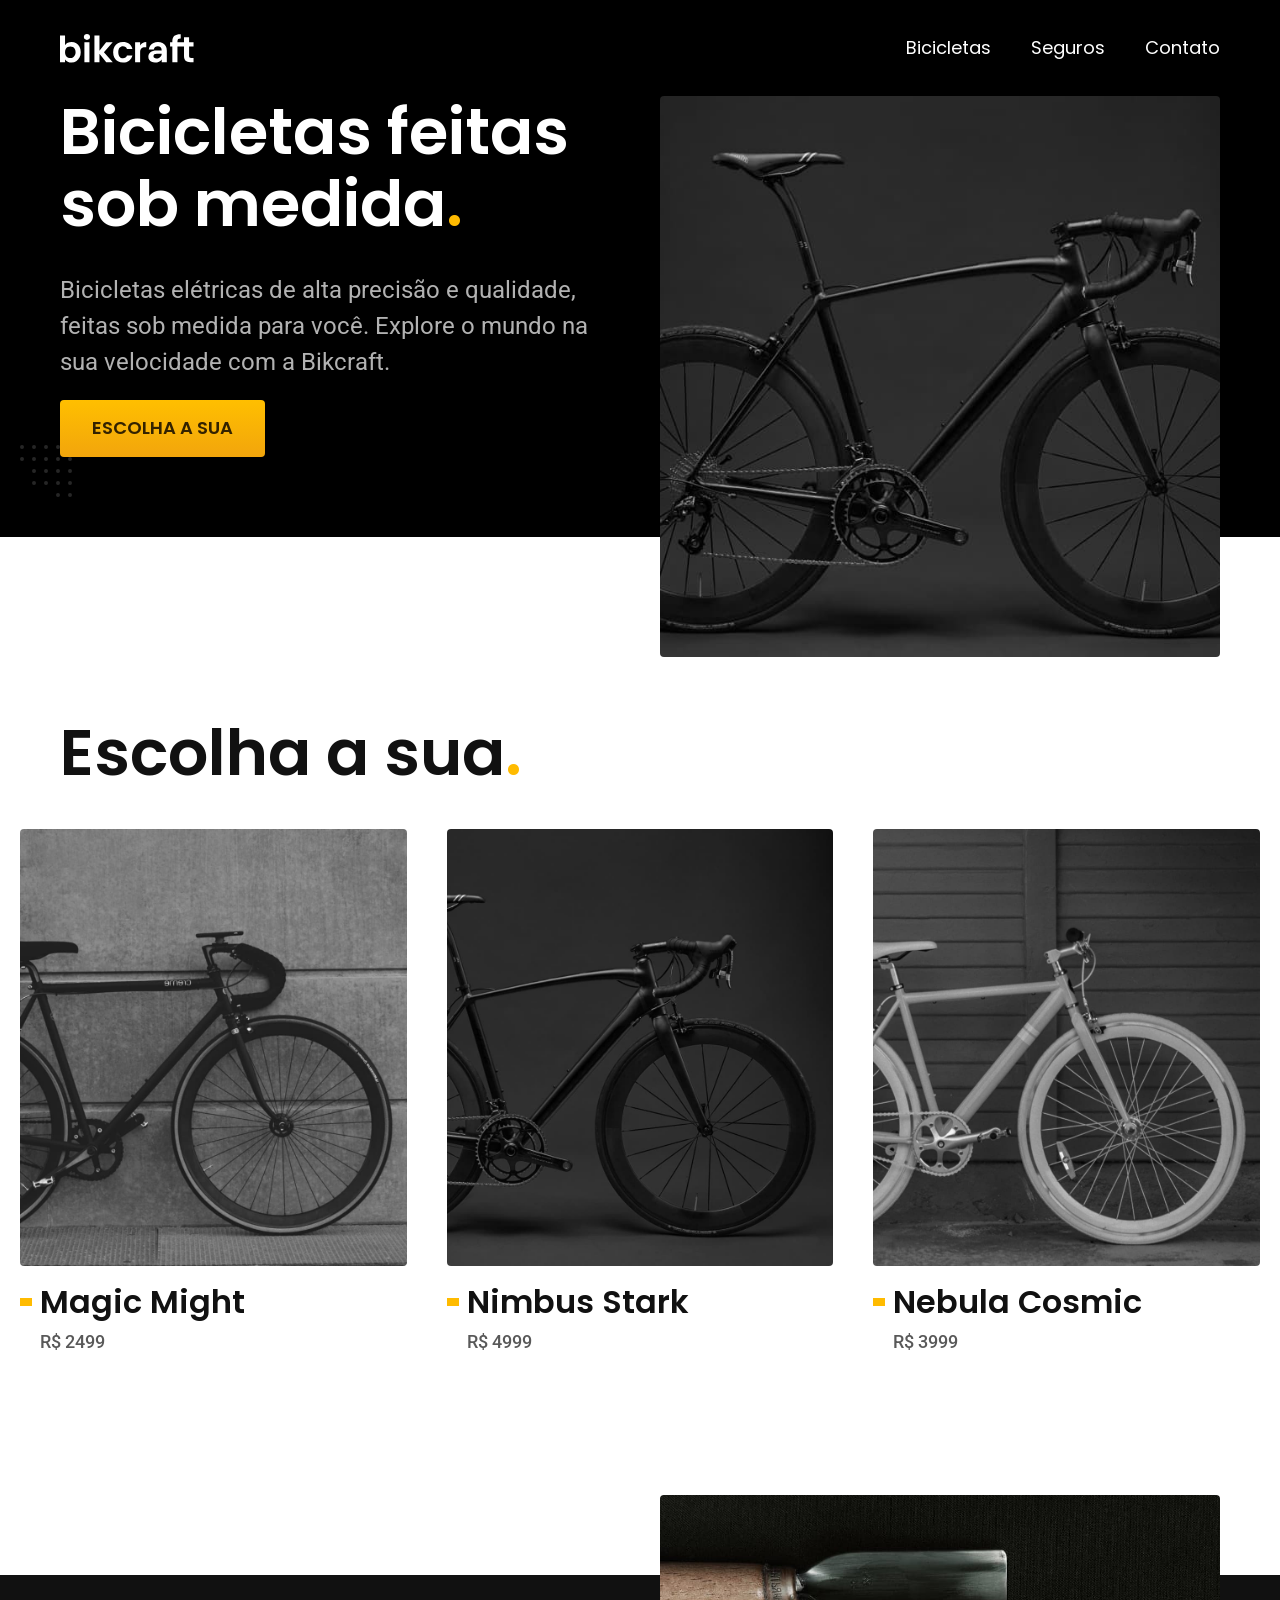
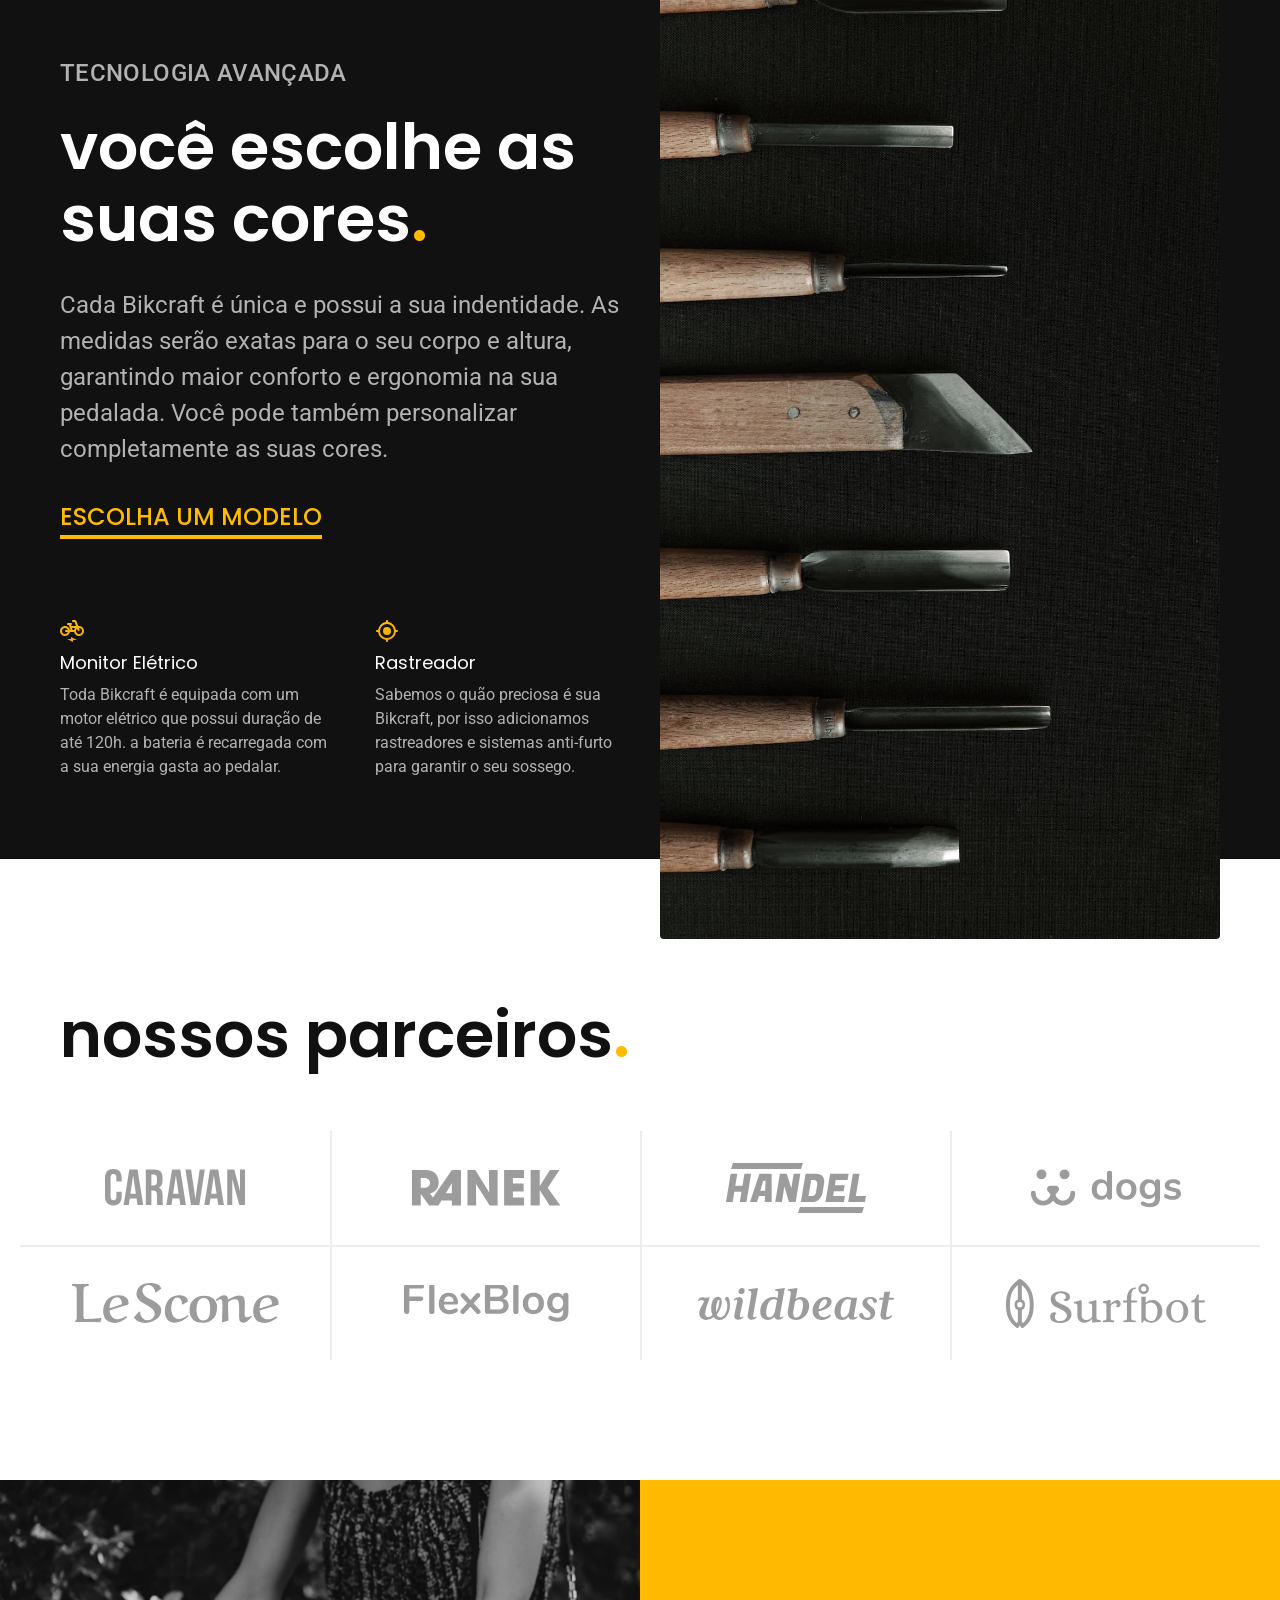
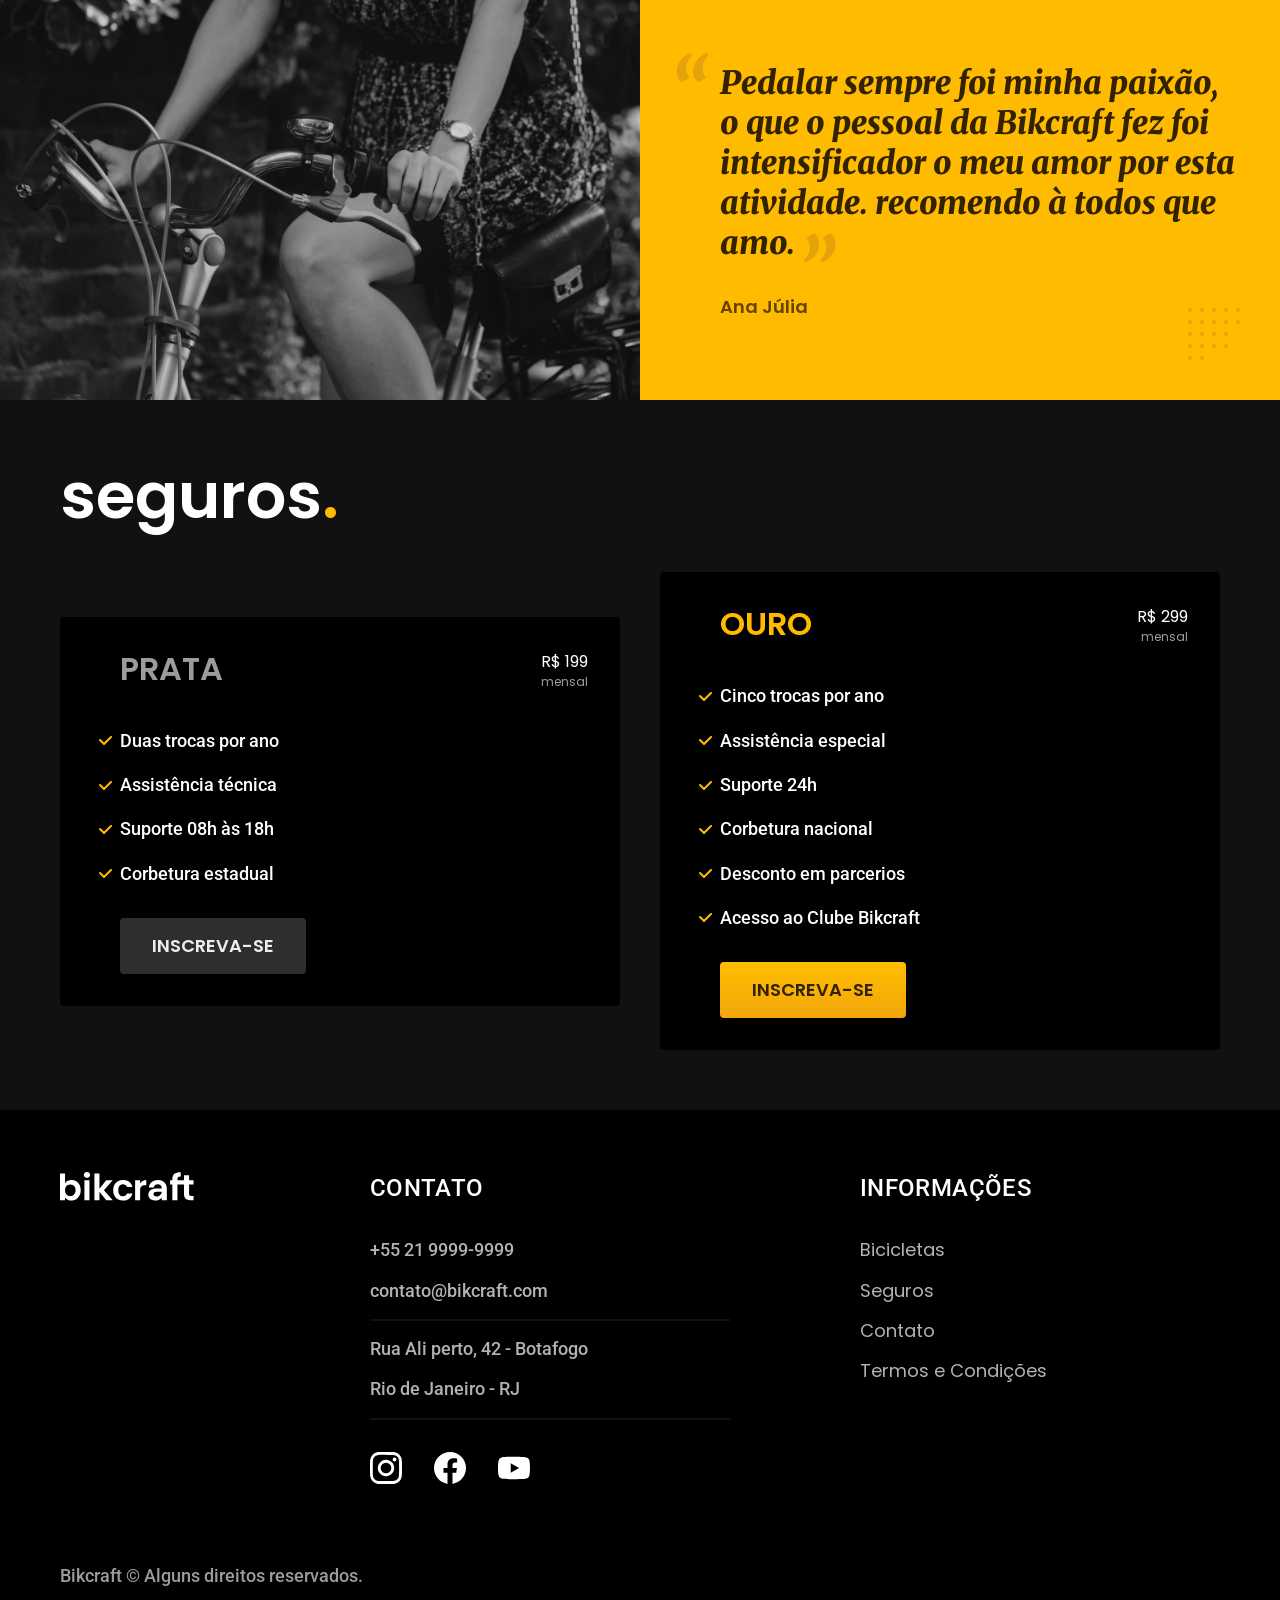
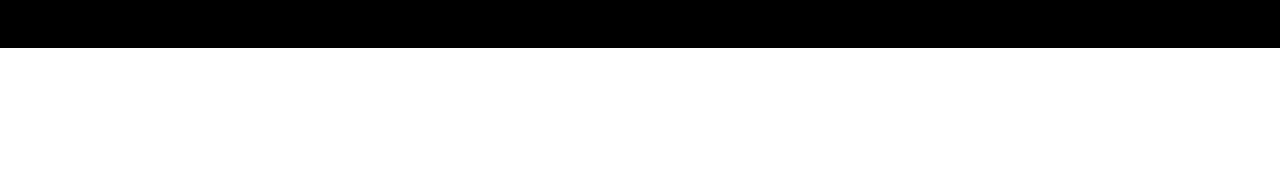
<file: index.html>
<!doctype html>
<html lang="pt-BR">
  <head>
    <meta charset="UTF-8" />
    <meta name="viewport" content="width=device-width, initial-scale=1.0" />
    <title>Bikcraft - Bicicleta Elétricas</title>
    <meta
      name="description"
      content="Bicicletas elétricas de alta precisão e qualidade, feitas sob medida para o cliente. Explore o mundo na sua velocidade com a Bikcraft."
    />
    <link rel="preload" href="./css/style.css" as="style" />
    <link rel="stylesheet" href="./css/style.css" />

    <link rel="preconnect" href="https://fonts.googleapis.com" />
    <link rel="preconnect" href="https://fonts.gstatic.com" crossorigin />
    <link
      href="https://fonts.googleapis.com/css2?family=Merriweather:ital,opsz,wght@0,18..144,300..900;1,18..144,300..900&family=Poppins:ital,wght@0,100;0,200;0,300;0,400;0,500;0,600;0,700;0,800;0,900;1,100;1,200;1,300;1,400;1,500;1,600;1,700;1,800;1,900&family=Roboto:ital,wght@0,100..900;1,100..900&display=swap"
      rel="stylesheet"
    />
  </head>
  <body>
    <header class="header-bg">
      <div class="estrutura-header container">
        <a href="./">
          <img
            src="./img/bikcraft.svg"
            width="136"
            height="32"
            alt="Bikcraft"
          />
        </a>

        <nav aria-label="primaria">
          <ul class="header-menu font-1-m cor-0">
            <li><a href="./bicicletas.html">Bicicletas</a></li>
            <li><a href="./seguros.html">Seguros</a></li>
            <li><a href="./contato.html">Contato</a></li>
          </ul>
        </nav>
      </div>
    </header>

    <main class="introducao-bg">
      <div class="introducao container">
        <div class="introducao-conteudo">
          <h1 class="font-1-xxl cor-0">
            Bicicletas feitas sob medida<span class="cor-p1">.</span>
          </h1>
          <p class="font-2-l cor-5">
            Bicicletas elétricas de alta precisão e qualidade, feitas sob medida
            para você. Explore o mundo na sua velocidade com a Bikcraft.
          </p>
          <a class="botao" href="./bicicletas.html">Escolha a sua</a>
        </div>
        <picture>
          <source
            media="(max-width:800px)"
            srcset="./img/bicicletas/nimbus.jpg"
          />
          <img
            src="./img/fotos/introducao.jpg"
            width="1280"
            height="1600"
            alt="Bicicleta elétrica preta."
          />
        </picture>
      </div>
    </main>
    <article class="bicicletas-lista">
      <h2 class="container font-1-xxl">
        Escolha a sua<span class="cor-p1">.</span>
      </h2>

      <ul>
        <li>
          <a href="./bicicletas/magic.html">
            <img
              src="./img/bicicletas/magic-home.jpg"
              alt="Bicicleta preta"
              width="920"
              height="1040"
            />
            <h3 class="font-1-xl">Magic Might</h3>
            <span class="font-2-m cor-8">R$ 2499</span>
          </a>
        </li>

        <li>
          <a href="./bicicletas/nimbus.html">
            <img
              src="./img/bicicletas/nimbus-home.jpg"
              alt="Bicicleta preta"
              width="920"
              height="1040"
            />
            <h3 class="font-1-xl">Nimbus Stark</h3>
            <span class="font-2-m cor-8">R$ 4999</span>
          </a>
        </li>

        <li>
          <a href="./bicicletas/nebula.html">
            <img
              src="./img/bicicletas/nebula-home.jpg"
              alt="Bicicleta preta"
              width="920"
              height="1040"
            />
            <h3 class="font-1-xl">Nebula Cosmic</h3>
            <span class="font-2-m cor-8">R$ 3999</span>
          </a>
        </li>
      </ul>
    </article>

    <article class="tecnologia-bg">
      <div class="tecnologia container">
        <div class="tecnologia-conteudo">
          <span class="font-2-l-b cor-5">Tecnologia Avançada</span>
          <h2 class="font-1-xxl cor-0">
            você escolhe as suas cores<span class="cor-p1">.</span>
          </h2>
          <p class="font-2-l cor-5">
            Cada Bikcraft é única e possui a sua indentidade. As medidas serão
            exatas para o seu corpo e altura, garantindo maior conforto e
            ergonomia na sua pedalada. Você pode também personalizar
            completamente as suas cores.
          </p>
          <a class="link" href="./bicicletas.html">Escolha um modelo</a>
          <div class="tecnologia-vantagens">
            <div>
              <img
                src="./img/icones/eletrica.svg"
                width="24"
                height="24"
                alt=""
              />
              <h3 class="font-1-m cor-0">Monitor Elétrico</h3>
              <p class="font-2-s cor-5">
                Toda Bikcraft é equipada com um motor elétrico que possui
                duração de até 120h. a bateria é recarregada com a sua energia
                gasta ao pedalar.
              </p>
            </div>

            <div>
              <img
                src="./img/icones/rastreador.svg"
                width="24"
                height="24"
                alt=""
              />
              <h3 class="font-1-m cor-0">Rastreador</h3>
              <p class="font-2-s cor-5">
                Sabemos o quão preciosa é sua Bikcraft, por isso adicionamos
                rastreadores e sistemas anti-furto para garantir o seu sossego.
              </p>
            </div>
          </div>
        </div>

        <div class="tecnologia-imagem">
          <img
            src="./img/fotos/tecnologia.jpg"
            width="1200"
            height="1920"
            alt=""
          />
        </div>
      </div>
    </article>

    <section class="parceiros" aria-label="Nossos Parceiros">
      <h2 class="container font-1-xxl">
        nossos parceiros<span class="cor-p1">.</span>
      </h2>

      <ul>
        <li>
          <img
            src="./img/parceiros/caravan.svg"
            alt="Caravan"
            width="140"
            height="38"
          />
        </li>
        <li>
          <img
            src="./img/parceiros/ranek.svg"
            alt="Ranek"
            width="149"
            height="36"
          />
        </li>
        <li>
          <img
            src="./img/parceiros/handel.svg"
            alt="Handel"
            width="140"
            height="50"
          />
        </li>
        <li>
          <img
            src="./img/parceiros/dogs.svg"
            alt="Dogs"
            width="152"
            height="39"
          />
        </li>
        <li>
          <img
            src="./img/parceiros/lescone.svg"
            alt="Lescone"
            width="208"
            height="41"
          />
        </li>
        <li>
          <img
            src="./img/parceiros/flexblog.svg"
            alt="Flexblog"
            width="165"
            height="38"
          />
        </li>
        <li>
          <img
            src="./img/parceiros/wildbeast.svg"
            alt="Wildbeast"
            width="196"
            height="34"
          />
        </li>
        <li>
          <img
            src="./img/parceiros/surfbot.svg"
            alt="Surfbot"
            width="200"
            height="49"
          />
        </li>
      </ul>
    </section>

    <section class="depoimento" aria-label="Depoimento">
      <div>
        <img
          src="./img/fotos/depoimento.jpg"
          width="1560"
          height="1360"
          alt="Pessoa pedanlando uma bicicleta Bikcraft"
        />
      </div>
      <div class="depoimento-conteudo">
        <blockquote class="font-1-xl cor-p5">
          <p>
            Pedalar sempre foi minha paixão, o que o pessoal da Bikcraft fez foi
            intensificador o meu amor por esta atividade. recomendo à todos que
            amo.
          </p>
        </blockquote>
        <span class="font-1-m-b cor-p4">Ana Júlia</span>
      </div>
    </section>

    <article class="seguros-bg">
      <div class="seguros container">
        <h2 class="font-1-xxl cor-0">seguros<span class="cor-p1">.</span></h2>
        <div class="seguros-item">
          <h3 class="font-1-xl cor-6">PRATA</h3>
          <span class="fon-1-xl cor-0"
            >R$ 199 <span class="font-1-xs cor-6">mensal</span></span
          >
          <ul class="font-2-m cor-0">
            <li>Duas trocas por ano</li>
            <li>Assistência técnica</li>
            <li>Suporte 08h às 18h</li>
            <li>Corbetura estadual</li>
          </ul>
          <a class="botao secundario" href="./orcamento.html">Inscreva-se</a>
        </div>

        <div class="seguros-item">
          <h3 class="font-1-xl cor-p1">OURO</h3>
          <span class="fon-1-xl cor-0"
            >R$ 299 <span class="font-1-xs cor-6">mensal</span></span
          >
          <ul class="font-2-m cor-0">
            <li>Cinco trocas por ano</li>
            <li>Assistência especial</li>
            <li>Suporte 24h</li>
            <li>Corbetura nacional</li>
            <li>Desconto em parcerios</li>
            <li>Acesso ao Clube Bikcraft</li>
          </ul>
          <a class="botao" href="./orcamento.html">Inscreva-se</a>
        </div>
      </div>
    </article>

    <!--obs: tel:+5521999999999 se vc estiver no celular e clicar nesse número de telefone ele irá automaticamente 
    para o alicativo de telefone e vai tentar ligar para ele -->
    <footer class="footer-bg">
      <div class="footer container">
        <img src="./img/bikcraft.svg" width="136" height="32" alt="Bikcraft" />
        <div class="footer-contato">
          <h3 class="font-2-l-b cor-0">Contato</h3>
          <ul class="font-2-m cor-5">
            <li><a href="tel:+552199999999">+55 21 9999-9999</a></li>
            <li>
              <a href="mailto:contato@bikcraft.com">contato@bikcraft.com</a>
            </li>
            <li>Rua Ali perto, 42 - Botafogo</li>
            <li>Rio de Janeiro - RJ</li>
          </ul>
          <div class="footer-redes">
            <a href="./">
              <img
                src="./img/redes/instagram.svg"
                width="32"
                height="32"
                alt="Instagram"
              />
            </a>
            <a href="./">
              <img
                src="./img/redes/facebook.svg"
                width="32"
                height="32"
                alt="Facebook"
              />
            </a>
            <a href="./">
              <img
                src="./img/redes/youtube.svg"
                width="32"
                height="32"
                alt="Youtube"
              />
            </a>
          </div>
        </div>
        <div class="footer-informacoes">
          <h3 class="font-2-l-b cor-0">Informações</h3>
          <nav>
            <ul class="font-1-m cor-5">
              <li><a href="./bicicletas.html">Bicicletas</a></li>
              <li><a href="./seguros.html">Seguros</a></li>
              <li><a href="./contato.html">Contato</a></li>
              <li><a href="./termos.html">Termos e Condições</a></li>
            </ul>
          </nav>
        </div>
        <p class="footer-copy font-2-m cor-6">
          Bikcraft © Alguns direitos reservados.
        </p>
      </div>
    </footer>
  </body>
</html>
</file>
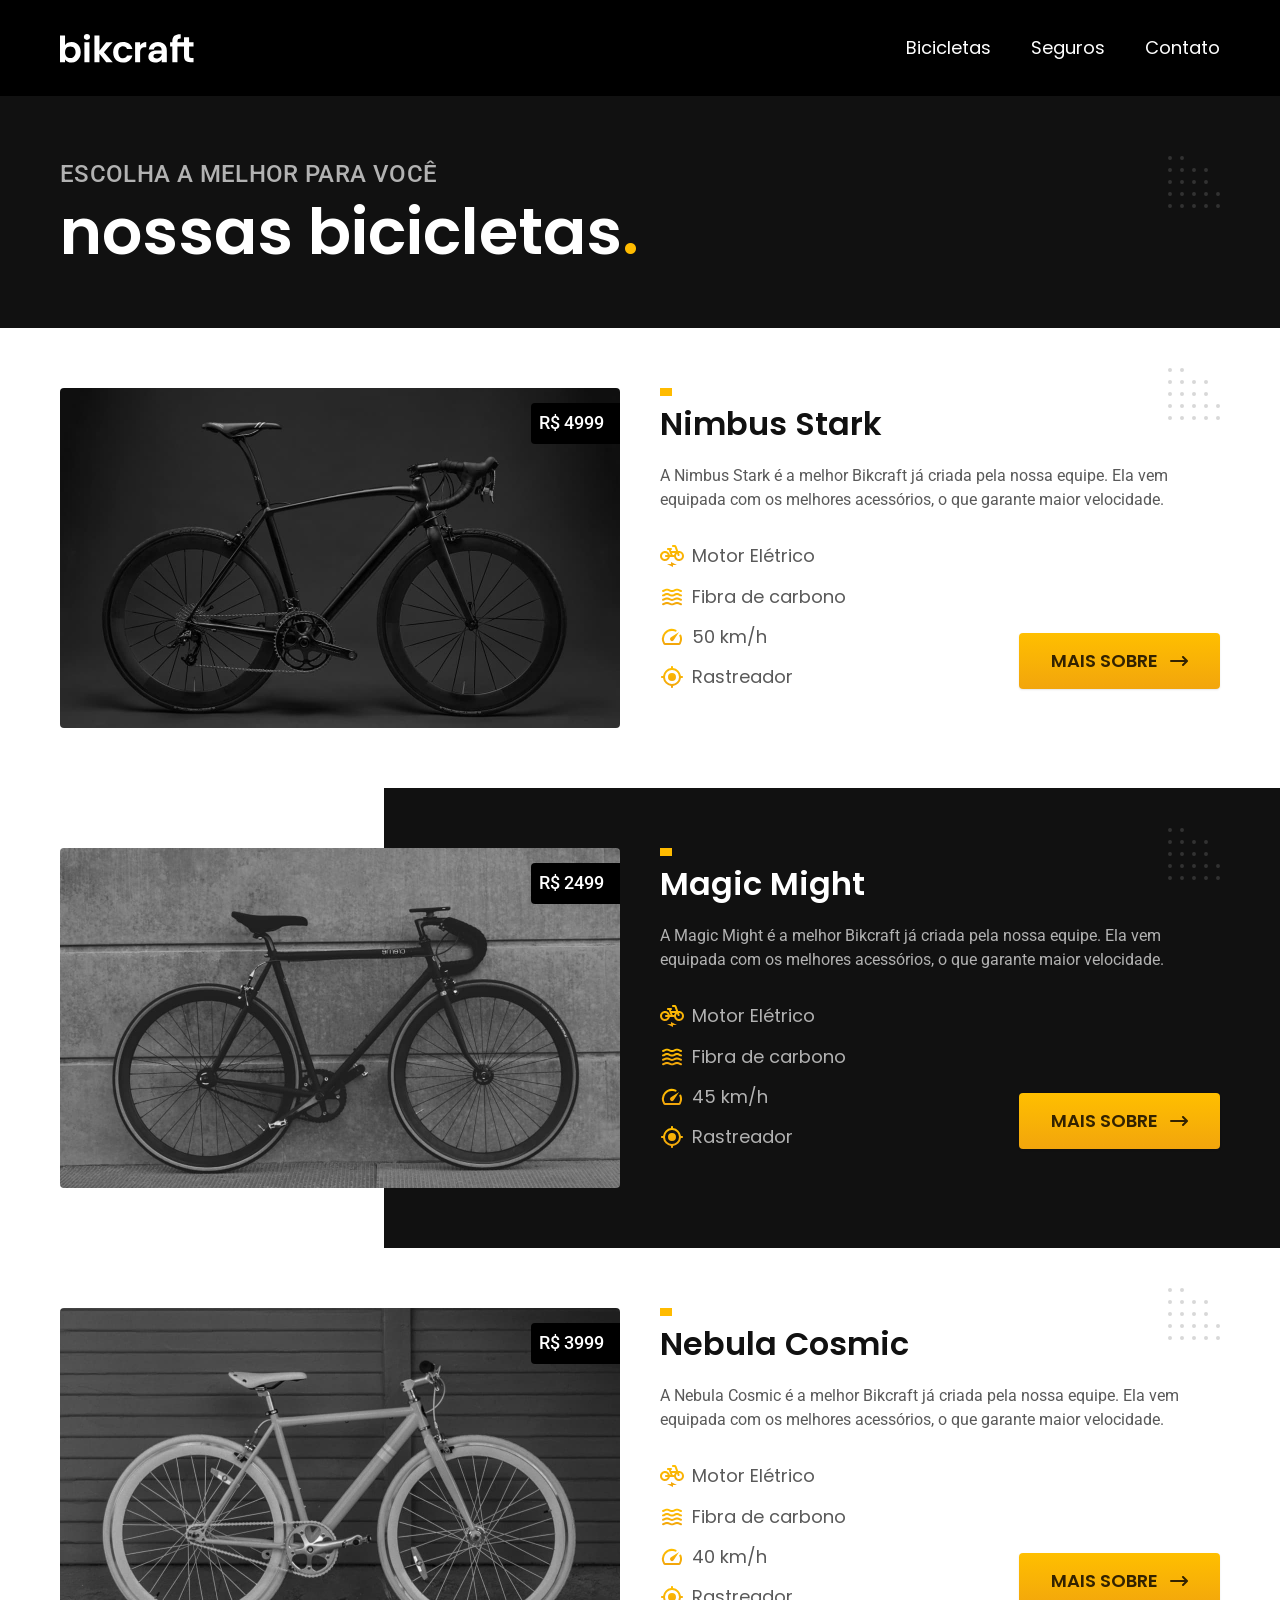
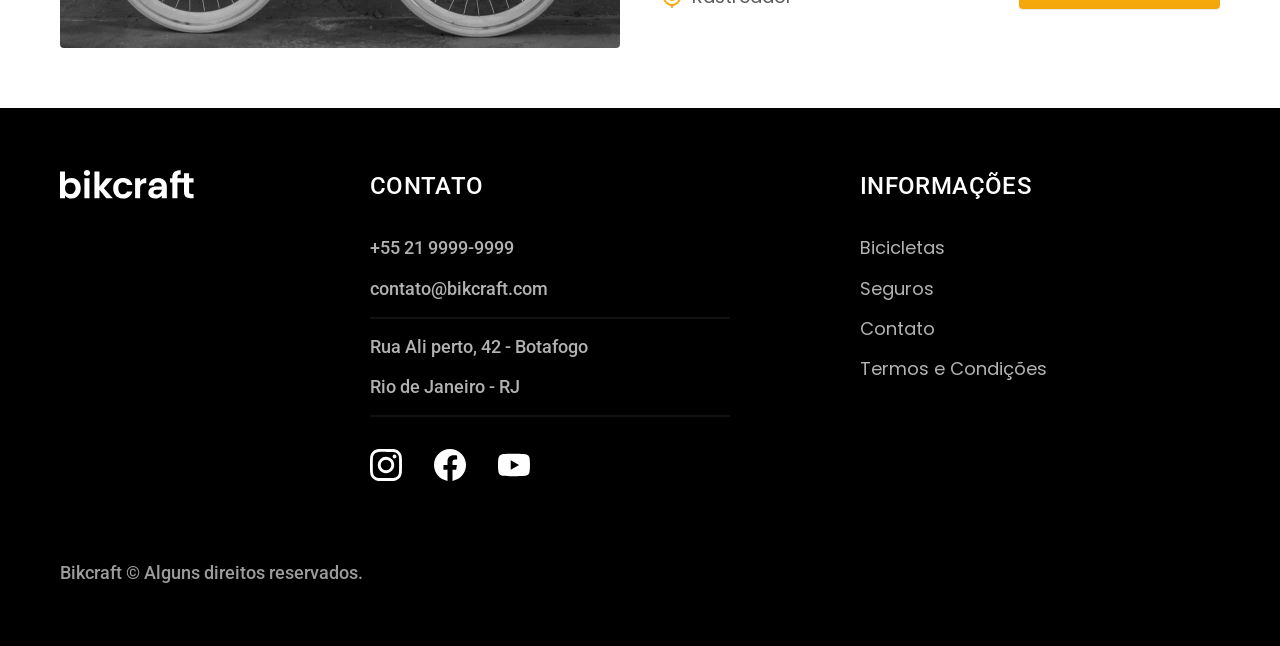
<file: bicicletas.html>
<!doctype html>
<html lang="pt-BR">
  <head>
    <meta charset="UTF-8" />
    <meta name="viewport" content="width=device-width, initial-scale=1.0" />
    <title>Bicicletas | Bikcraft</title>
    <meta name="description" content="Termos e condições." />
    <link rel="preload" href="./css/style.css" as="style" />
    <link rel="stylesheet" href="./css/style.css" />

    <link rel="preconnect" href="https://fonts.googleapis.com" />
    <link rel="preconnect" href="https://fonts.gstatic.com" crossorigin />
    <link
      href="https://fonts.googleapis.com/css2?family=Merriweather:ital,opsz,wght@0,18..144,300..900;1,18..144,300..900&family=Poppins:ital,wght@0,100;0,200;0,300;0,400;0,500;0,600;0,700;0,800;0,900;1,100;1,200;1,300;1,400;1,500;1,600;1,700;1,800;1,900&family=Roboto:ital,wght@0,100..900;1,100..900&display=swap"
      rel="stylesheet"
    />
  </head>
  <body id="bicicletas">
    <header class="header-bg">
      <div class="estrutura-header container">
        <a href="./">
          <img src="./img/bikcraft.svg" alt="Bikcraft" />
        </a>

        <nav aria-label="primaria">
          <ul class="header-menu font-1-m cor-0">
            <li><a href="./bicicletas.html">Bicicletas</a></li>
            <li><a href="./seguros.html">Seguros</a></li>
            <li><a href="./contato.html">Contato</a></li>
          </ul>
        </nav>
      </div>
    </header>

    <main>
      <div class="titulo-bg">
        <div class="titulo container">
          <p class="font-2-l-b cor-5">Escolha a melhor para você</p>
          <h1 class="font-1-xxl cor-0">
            nossas bicicletas<span class="cor-p1">.</span>
          </h1>
        </div>
      </div>

      <div class="bicicletas container">
        <div class="bicicletas-imagem">
          <img src="./img/bicicletas/nimbus.jpg" alt="Bicicleta preta" />
          <span class="font-2-m cor-0">R$ 4999</span>
        </div>
        <div class="bicicletas-conteudo">
          <h2 class="font-1-xl">Nimbus Stark</h2>
          <p class="font-2-s cor-8">
            A Nimbus Stark é a melhor Bikcraft já criada pela nossa equipe. Ela
            vem equipada com os melhores acessórios, o que garante maior
            velocidade.
          </p>
          <ul class="font-1-m cor-8">
            <li>
              <img src="./img/icones/eletrica.svg" alt="" />
              Motor Elétrico
            </li>
            <li>
              <img src="./img/icones/carbono.svg" alt="" />
              Fibra de carbono
            </li>
            <li>
              <img src="./img/icones/velocidade.svg" alt="" />
              50 km/h
            </li>
            <li>
              <img src="./img/icones/rastreador.svg" alt="" />
              Rastreador
            </li>
          </ul>
          <a class="botao seta" href="./bicicletas/nimbus.html">Mais Sobre</a>
        </div>
      </div>

      <div class="bicicletas-bg">
        <div class="bicicletas container">
          <div class="bicicletas-imagem">
            <img src="./img/bicicletas/magic.jpg" alt="Bicicleta preta" />
            <span class="font-2-m cor-0">R$ 2499</span>
          </div>
          <div class="bicicletas-conteudo">
            <h2 class="font-1-xl cor-0">Magic Might</h2>
            <p class="font-2-s cor-5">
              A Magic Might é a melhor Bikcraft já criada pela nossa equipe. Ela
              vem equipada com os melhores acessórios, o que garante maior
              velocidade.
            </p>
            <ul class="font-1-m cor-5">
              <li>
                <img src="./img/icones/eletrica.svg" alt="" />
                Motor Elétrico
              </li>
              <li>
                <img src="./img/icones/carbono.svg" alt="" />
                Fibra de carbono
              </li>
              <li>
                <img src="./img/icones/velocidade.svg" alt="" />
                45 km/h
              </li>
              <li>
                <img src="./img/icones/rastreador.svg" alt="" />
                Rastreador
              </li>
            </ul>
            <a class="botao seta" href="./bicicletas/magic.html">Mais Sobre</a>
          </div>
        </div>
      </div>

      <div class="bicicletas container">
        <div class="bicicletas-imagem">
          <img src="./img/bicicletas/nebula.jpg" alt="Bicicleta preta" />
          <span class="font-2-m cor-0">R$ 3999</span>
        </div>
        <div class="bicicletas-conteudo">
          <h2 class="font-1-xl">Nebula Cosmic</h2>
          <p class="font-2-s cor-8">
            A Nebula Cosmic é a melhor Bikcraft já criada pela nossa equipe. Ela
            vem equipada com os melhores acessórios, o que garante maior
            velocidade.
          </p>
          <ul class="font-1-m cor-8">
            <li>
              <img src="./img/icones/eletrica.svg" alt="" />
              Motor Elétrico
            </li>
            <li>
              <img src="./img/icones/carbono.svg" alt="" />
              Fibra de carbono
            </li>
            <li>
              <img src="./img/icones/velocidade.svg" alt="" />
              40 km/h
            </li>
            <li>
              <img src="./img/icones/rastreador.svg" alt="" />
              Rastreador
            </li>
          </ul>
          <a class="botao seta" href="./bicicletas/nebula.html">Mais Sobre</a>
        </div>
      </div>
    </main>

    <footer class="footer-bg">
      <div class="footer container">
        <img src="./img/bikcraft.svg" alt="Bikcraft" />
        <div class="footer-contato">
          <h3 class="font-2-l-b cor-0">Contato</h3>
          <ul class="font-2-m cor-5">
            <li><a href="tel:+552199999999">+55 21 9999-9999</a></li>
            <li>
              <a href="mailto:contato@bikcraft.com">contato@bikcraft.com</a>
            </li>
            <li>Rua Ali perto, 42 - Botafogo</li>
            <li>Rio de Janeiro - RJ</li>
          </ul>
          <div class="footer-redes">
            <a href="./">
              <img src="./img/redes/instagram.svg" alt="Instagram" />
            </a>
            <a href="./">
              <img src="./img/redes/facebook.svg" alt="Facebook" />
            </a>
            <a href="./">
              <img src="./img/redes/youtube.svg" alt="Youtube" />
            </a>
          </div>
        </div>
        <div class="footer-informacoes">
          <h3 class="font-2-l-b cor-0">Informações</h3>
          <nav>
            <ul class="font-1-m cor-5">
              <li><a href="./bicicletas.html">Bicicletas</a></li>
              <li><a href="./seguros.html">Seguros</a></li>
              <li><a href="./contato.html">Contato</a></li>
              <li><a href="./termos.html">Termos e Condições</a></li>
            </ul>
          </nav>
        </div>
        <p class="footer-copy font-2-m cor-6">
          Bikcraft © Alguns direitos reservados.
        </p>
      </div>
    </footer>
  </body>
</html>
</file>
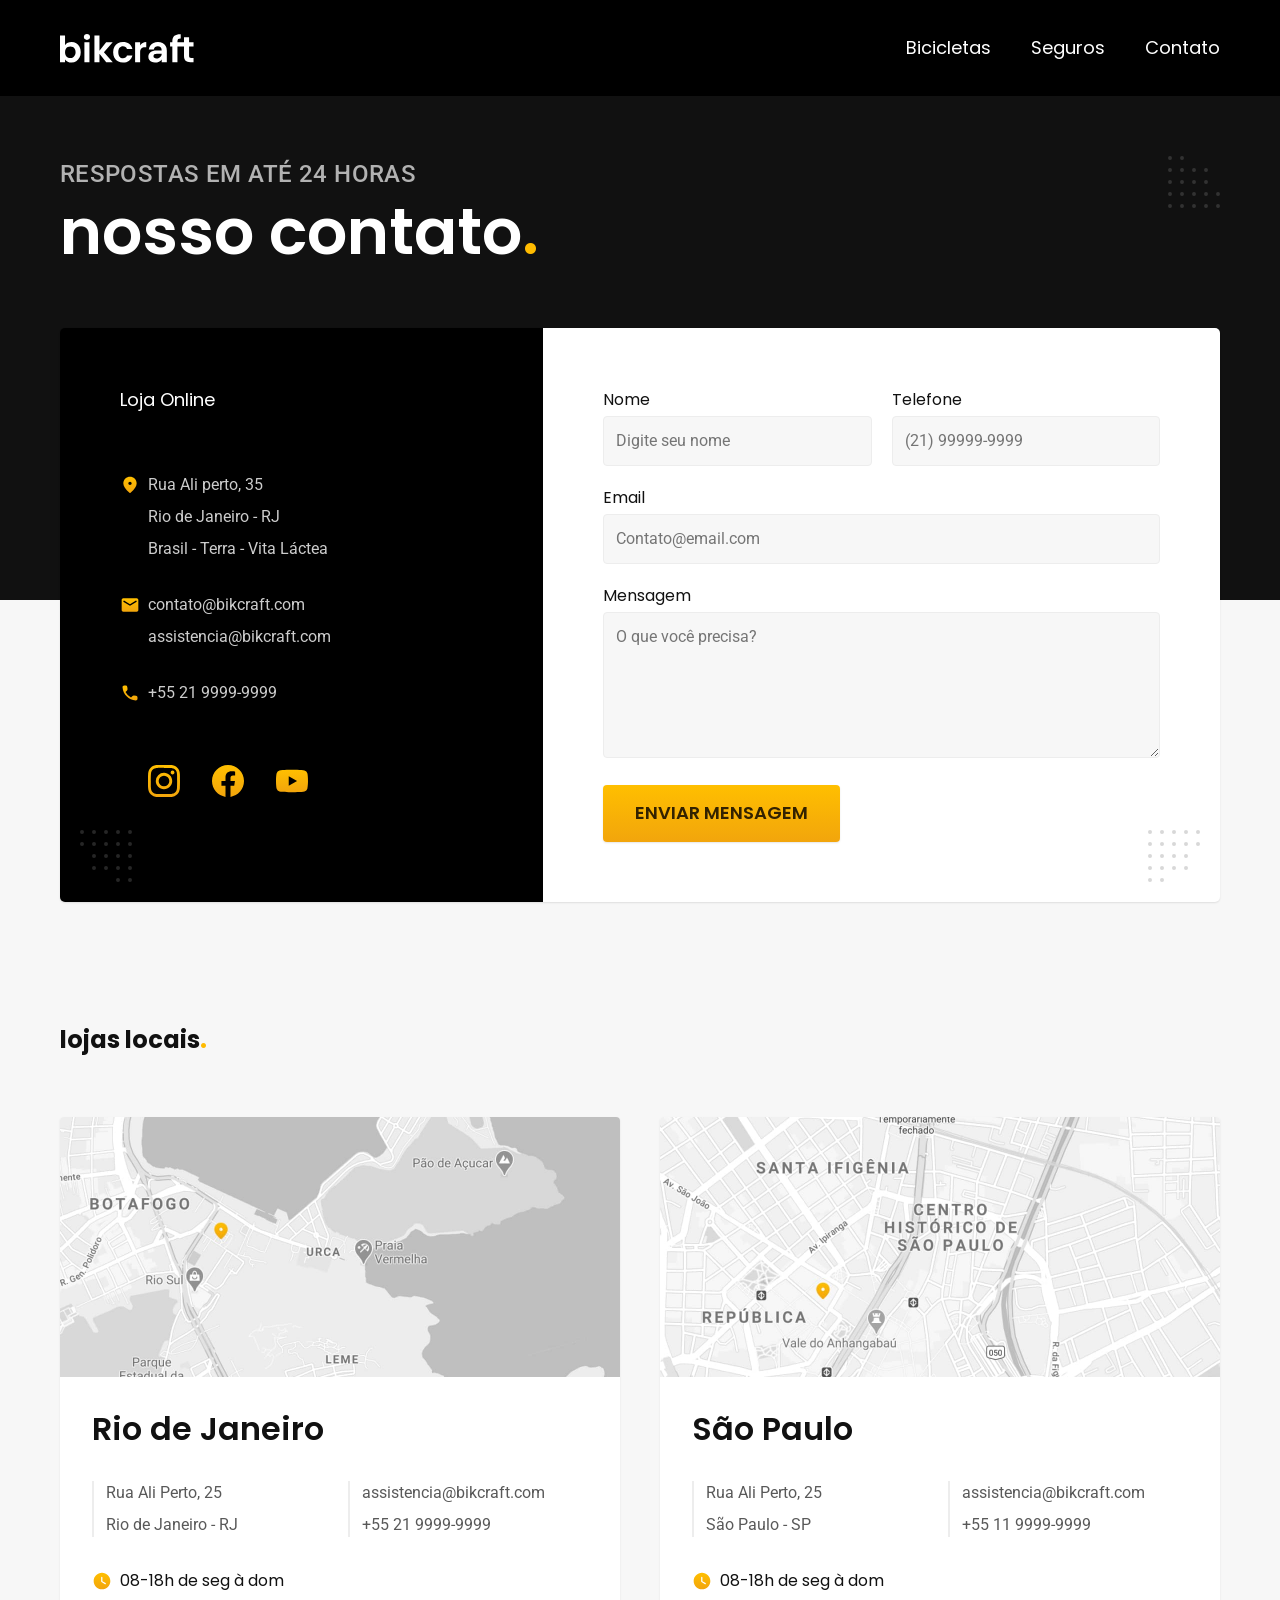
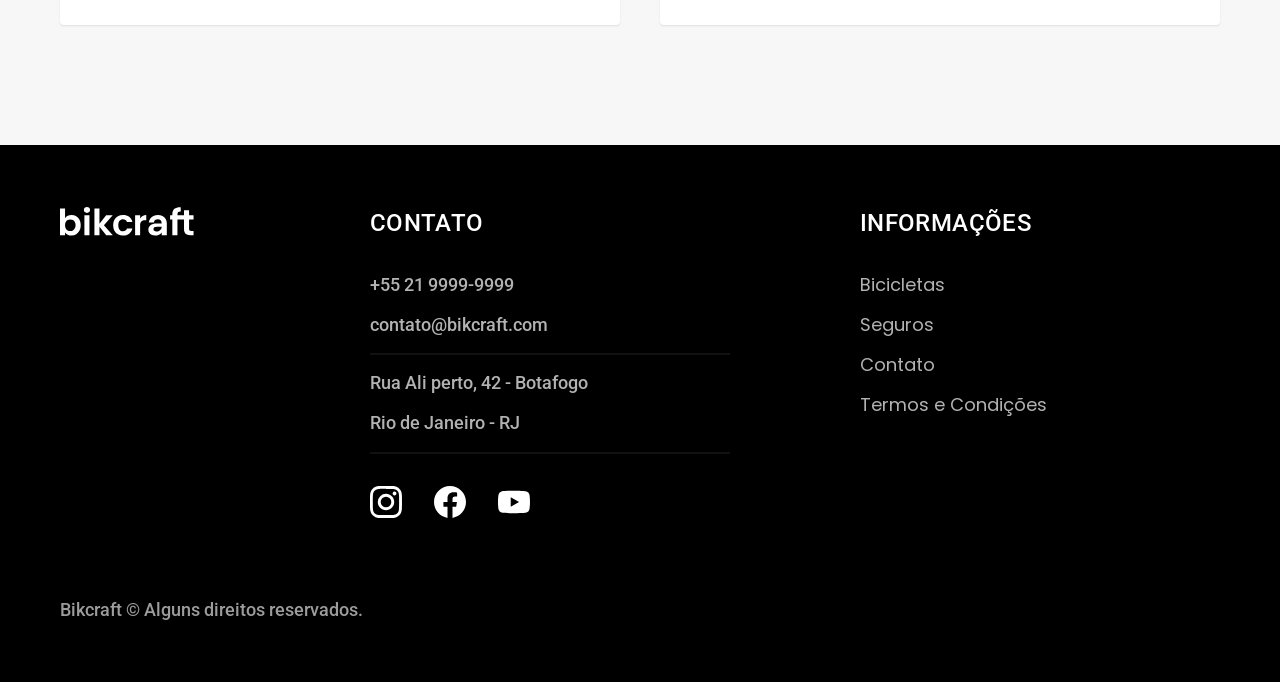
<file: contato.html>
<!doctype html>
<html lang="pt-BR">
  <head>
    <meta charset="UTF-8" />
    <meta name="viewport" content="width=device-width, initial-scale=1.0" />
    <title>Contato | Bikcraft</title>
    <meta name="description" content="Entre em contato com a Bikcraft." />
    <link rel="preload" href="./css/style.css" as="style" />
    <link rel="stylesheet" href="./css/style.css" />

    <link rel="preconnect" href="https://fonts.googleapis.com" />
    <link rel="preconnect" href="https://fonts.gstatic.com" crossorigin />
    <link
      href="https://fonts.googleapis.com/css2?family=Merriweather:ital,opsz,wght@0,18..144,300..900;1,18..144,300..900&family=Poppins:ital,wght@0,100;0,200;0,300;0,400;0,500;0,600;0,700;0,800;0,900;1,100;1,200;1,300;1,400;1,500;1,600;1,700;1,800;1,900&family=Roboto:ital,wght@0,100..900;1,100..900&display=swap"
      rel="stylesheet"
    />
  </head>
  <body id="contato">
    <header class="header-bg">
      <div class="estrutura-header container">
        <a href="./">
          <img src="./img/bikcraft.svg" alt="Bikcraft" />
        </a>

        <nav aria-label="primaria">
          <ul class="header-menu font-1-m cor-0">
            <li><a href="./bicicletas.html">Bicicletas</a></li>
            <li><a href="./seguros.html">Seguros</a></li>
            <li><a href="./contato.html">Contato</a></li>
          </ul>
        </nav>
      </div>
    </header>

    <main>
      <div class="titulo-bg">
        <div class="titulo container">
          <p class="font-2-l-b cor-5">Respostas em até 24 horas</p>
          <h1 class="font-1-xxl cor-0">
            nosso contato<span class="cor-p1">.</span>
          </h1>
        </div>
      </div>

      <div class="contato container">
        <section class="contato-dados" aria-label="Endereço">
          <h2 class="font-1-m cor-0">Loja Online</h2>
          <div class="contato-endereco font-2-s cor-4">
            <p>Rua Ali perto, 35</p>
            <p>Rio de Janeiro - RJ</p>
            <p>Brasil - Terra - Vita Láctea</p>
          </div>
          <address class="contato-meios font-2-s cor-4">
            <a href="mailto:contato@bikcraft.com">contato@bikcraft.com</a>
            <a href="mailto:assistencia@bikcraft.com"
              >assistencia@bikcraft.com</a
            >
            <a href="tel:+552199999999">+55 21 9999-9999</a>
          </address>
          <div class="contato-redes">
            <a href="./">
              <img src="./img/redes/instagram-p.svg" alt="Instagram" />
            </a>
            <a href="./">
              <img src="./img/redes/facebook-p.svg" alt="Facebook" />
            </a>
            <a href="./">
              <img src="./img/redes/youtube-p.svg" alt="Youtube" />
            </a>
          </div>
        </section>
        <section class="contato-formulario" aria-label="Formulário">
          <form class="form" action="./contato.html">
            <div>
              <label for="nome">Nome</label>
              <input
                type="text"
                name="nome"
                id="nome"
                placeholder="Digite seu nome"
              />
            </div>
            <div>
              <label for="telefone">Telefone</label>
              <input
                type="text"
                name="telefone"
                id="telefone"
                placeholder="(21) 99999-9999"
              />
            </div>
            <div class="col-2">
              <label for="email">Email</label>
              <input
                type="email"
                name="email"
                id="email"
                placeholder="Contato@email.com"
              />
            </div>
            <div class="col-2">
              <label for="mensagem">Mensagem</label>
              <textarea
                rows="5"
                type="text"
                name="mensagem"
                id="mensagem"
                placeholder="O que você precisa?"
              ></textarea>
            </div>
            <button class="botao col-2">Enviar Mensagem</button>
          </form>
        </section>
      </div>
    </main>

    <article class="lojas container">
      <h2 class="fon-1-xxl">lojas locais<span class="cor-p1">.</span></h2>
      <div class="lojas-item">
        <img
          src="./img/lojas/rj.jpg"
          alt="mapa marcando o endereço em Rua Ali Perto, 25 - Rio de Janeiro - RJ"
        />
        <div class="lojas-conteudo">
          <h3 class="font-1-xl">Rio de Janeiro</h3>
          <div class="lojas-dados font-2-s cor-8">
            <p>Rua Ali Perto, 25</p>
            <p>Rio de Janeiro - RJ</p>
          </div>
          <div class="lojas-dados font-2-s cor-8">
            <a href="mailto:rj@bikcraft.com">assistencia@bikcraft.com</a>
            <a href="tel:+552199999999">+55 21 9999-9999</a>
          </div>
          <p class="lojas-tempo font-1-s">
            <img src="./img/icones/horario.svg" alt="" />08-18h de seg à dom
          </p>
        </div>
      </div>

      <div class="lojas-item">
        <img
          src="./img/lojas/sp.jpg"
          alt="mapa marcando o endereço em Rua Ali Perto, 25 - São Paulo - SP"
        />
        <div class="lojas-conteudo">
          <h3 class="font-1-xl">São Paulo</h3>
          <div class="lojas-dados font-2-s cor-8">
            <p>Rua Ali Perto, 25</p>
            <p>São Paulo - SP</p>
          </div>
          <div class="lojas-dados font-2-s cor-8">
            <a href="mailto:sp@bikcraft.com">assistencia@bikcraft.com</a>
            <a href="tel:+551199999999">+55 11 9999-9999</a>
          </div>
          <p class="lojas-tempo font-1-s">
            <img src="./img/icones/horario.svg" alt="" />08-18h de seg à dom
          </p>
        </div>
      </div>
    </article>

    <footer class="footer-bg">
      <div class="footer container">
        <img src="./img/bikcraft.svg" alt="Bikcraft" />
        <div class="footer-contato">
          <h3 class="font-2-l-b cor-0">Contato</h3>
          <ul class="font-2-m cor-5">
            <li><a href="tel:+552199999999">+55 21 9999-9999</a></li>
            <li>
              <a href="mailto:contato@bikcraft.com">contato@bikcraft.com</a>
            </li>
            <li>Rua Ali perto, 42 - Botafogo</li>
            <li>Rio de Janeiro - RJ</li>
          </ul>
          <div class="footer-redes">
            <a href="./">
              <img src="./img/redes/instagram.svg" alt="Instagram" />
            </a>
            <a href="./">
              <img src="./img/redes/facebook.svg" alt="Facebook" />
            </a>
            <a href="./">
              <img src="./img/redes/youtube.svg" alt="Youtube" />
            </a>
          </div>
        </div>
        <div class="footer-informacoes">
          <h3 class="font-2-l-b cor-0">Informações</h3>
          <nav>
            <ul class="font-1-m cor-5">
              <li><a href="./bicicletas.html">Bicicletas</a></li>
              <li><a href="./seguros.html">Seguros</a></li>
              <li><a href="./contato.html">Contato</a></li>
              <li><a href="./termos.html">Termos e Condições</a></li>
            </ul>
          </nav>
        </div>
        <p class="footer-copy font-2-m cor-6">
          Bikcraft © Alguns direitos reservados.
        </p>
      </div>
    </footer>
  </body>
</html>
</file>
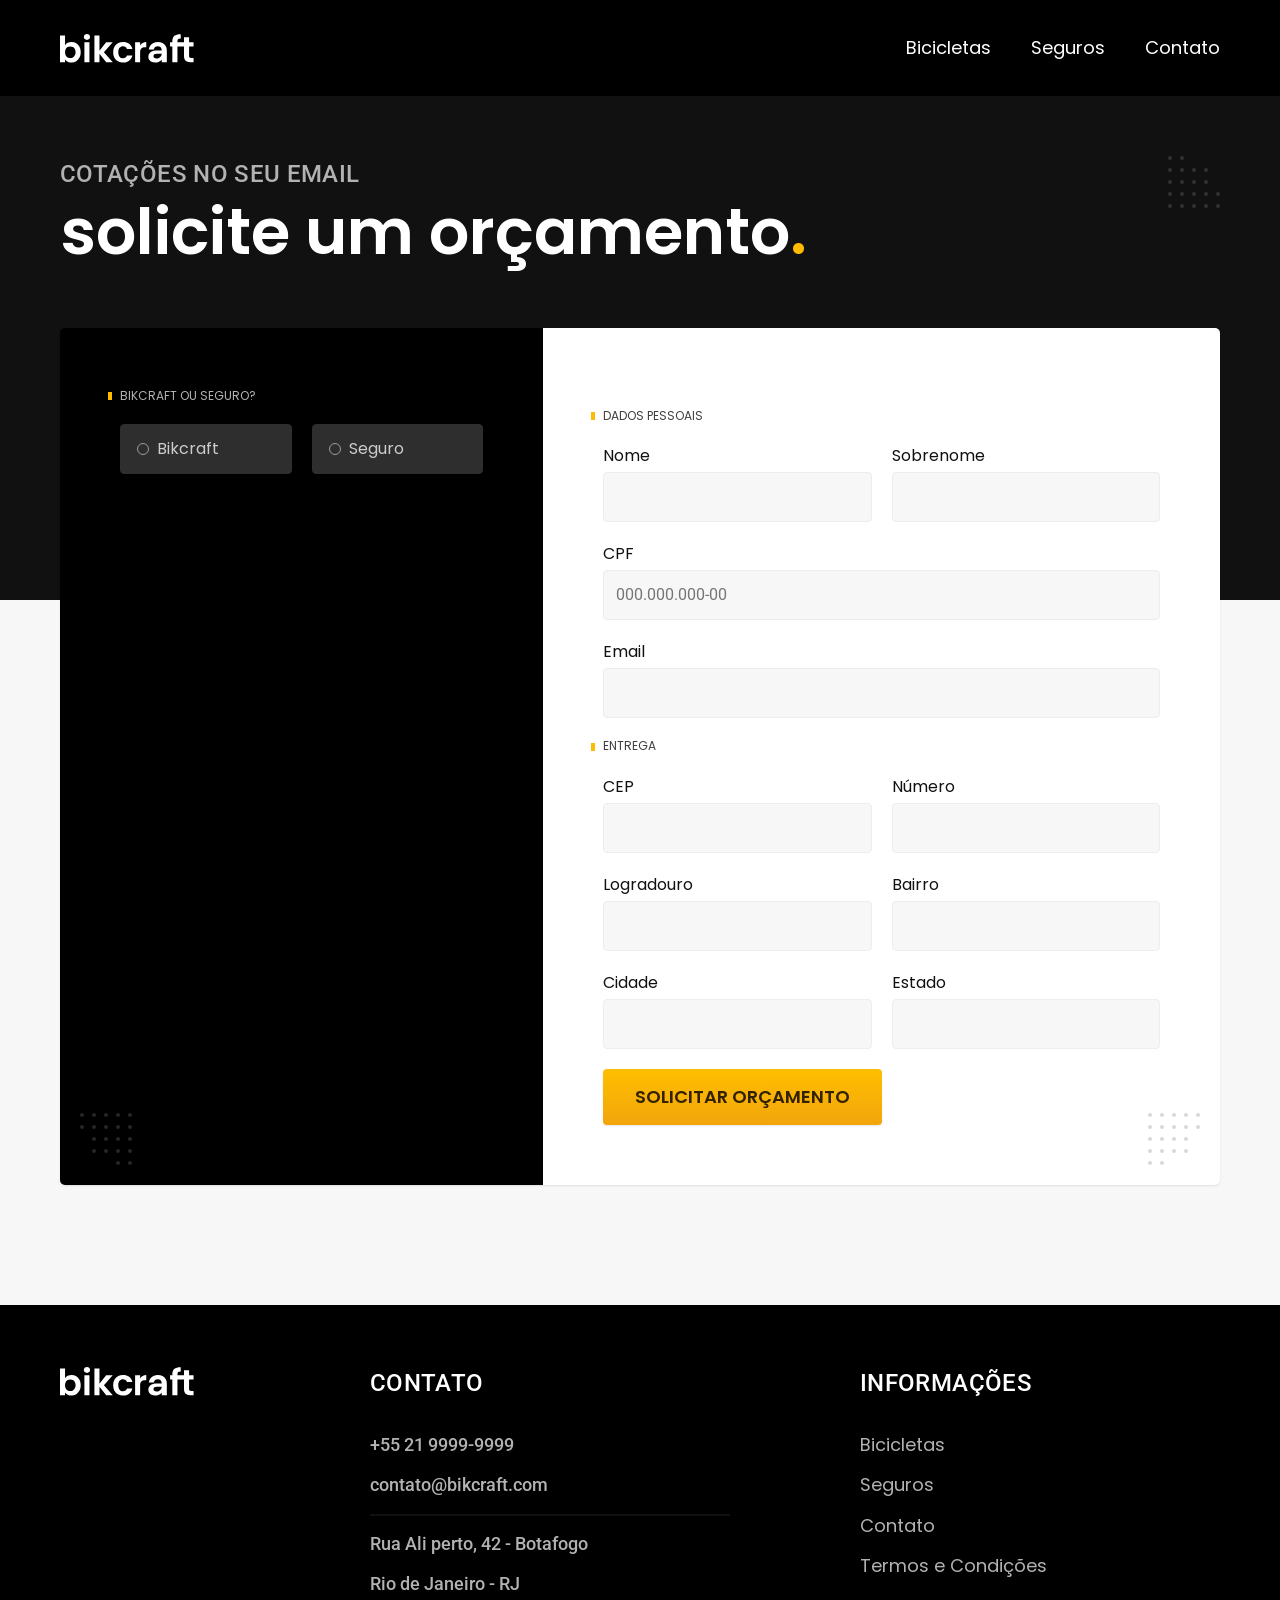
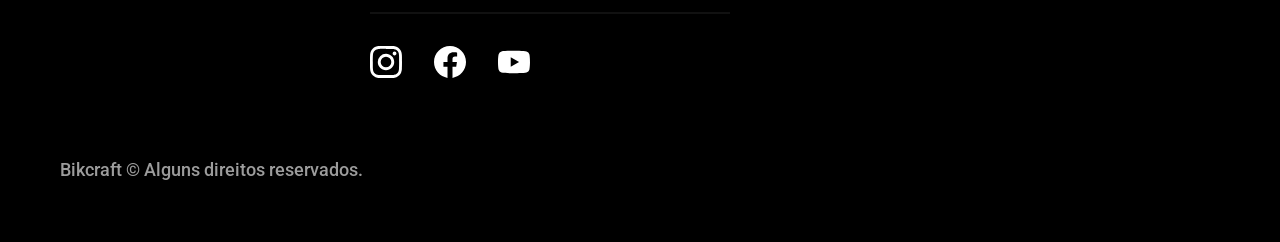
<file: orcamento.html>
<!doctype html>
<html lang="pt-BR">
  <head>
    <meta charset="UTF-8" />
    <meta name="viewport" content="width=device-width, initial-scale=1.0" />
    <title>Orçamento | Bikcraft</title>
    <meta name="description" content="Orçamento." />
    <link rel="preload" href="./css/style.css" as="style" />
    <link rel="stylesheet" href="./css/style.css" />

    <link rel="preconnect" href="https://fonts.googleapis.com" />
    <link rel="preconnect" href="https://fonts.gstatic.com" crossorigin />
    <link
      href="https://fonts.googleapis.com/css2?family=Merriweather:ital,opsz,wght@0,18..144,300..900;1,18..144,300..900&family=Poppins:ital,wght@0,100;0,200;0,300;0,400;0,500;0,600;0,700;0,800;0,900;1,100;1,200;1,300;1,400;1,500;1,600;1,700;1,800;1,900&family=Roboto:ital,wght@0,100..900;1,100..900&display=swap"
      rel="stylesheet"
    />
  </head>
  <body id="orcamento">
    <header class="header-bg">
      <div class="estrutura-header container">
        <a href="./">
          <img src="./img/bikcraft.svg" alt="Bikcraft" />
        </a>

        <nav aria-label="primaria">
          <ul class="header-menu font-1-m cor-0">
            <li><a href="./bicicletas.html">Bicicletas</a></li>
            <li><a href="./seguros.html">Seguros</a></li>
            <li><a href="./contato.html">Contato</a></li>
          </ul>
        </nav>
      </div>
    </header>

    <main>
      <div class="titulo-bg">
        <div class="titulo container">
          <p class="font-2-l-b cor-5">Cotações no seu email</p>
          <h1 class="font-1-xxl cor-0">
            solicite um orçamento<span class="cor-p1">.</span>
          </h1>
        </div>
      </div>
      <form class="orcamento container" action="./">
        <div class="orcamento-produto">
          <h2 class="font-1-xs cor-5">Bikcraft ou Seguro?</h2>

          <input type="radio" name="tipo" value="bikcraft" id="bikcraft" />
          <label for="bikcraft">Bikcraft</label>

          <input type="radio" name="tipo" value="seguro" id="seguro" />
          <label for="seguro">Seguro</label>

          <div class="orcamento-conteudo" id="orcamento-bikcraft">
            <h2 class="font-1-xs cor-5">Escolha sua</h2>

            <input type="radio" name="produto" value="nimbus" id="nimbus" />
            <label for="nimbus">Nimbus Stark <span>R$ 4999</span></label>
            <div class="orcamento-detalhes">
              <ul class="font-1-xs cor-8">
                <li>
                  <img src="./img/icones/eletrica.svg" alt="" /> Motor Elétrico
                </li>
                <li>
                  <img src="./img/icones/carbono.svg" alt="" /> Fibra de Carbono
                </li>
                <li>
                  <img src="./img/icones/velocidade.svg" alt="" /> 50 km/h
                </li>
                <li>
                  <img src="./img/icones/rastreador.svg" alt="" /> Rastreador
                </li>
              </ul>
              <img src="./img/bicicletas/nimbus.jpg" alt="Bicicleta preta" />
            </div>

            <input type="radio" name="produto" value="magic" id="magic" />
            <label for="magic">Magic Might <span>R$ 2499</span></label>
            <div class="orcamento-detalhes">
              <ul class="font-1-xs cor-8">
                <li>
                  <img src="./img/icones/eletrica.svg" alt="" /> Motor Elétrico
                </li>
                <li>
                  <img src="./img/icones/carbono.svg" alt="" /> Fibra de Carbono
                </li>
                <li>
                  <img src="./img/icones/velocidade.svg" alt="" /> 45 km/h
                </li>
                <li>
                  <img src="./img/icones/rastreador.svg" alt="" /> Rastreador
                </li>
              </ul>
              <img src="./img/bicicletas/magic.jpg" alt="Bicicleta preta" />
            </div>

            <input type="radio" name="produto" value="nebula" id="nebula" />
            <label for="nebula">Nebula Cosmic <span>R$ 3999</span></label>
            <div class="orcamento-detalhes">
              <ul class="font-1-xs cor-8">
                <li>
                  <img src="./img/icones/eletrica.svg" alt="" /> Motor Elétrico
                </li>
                <li>
                  <img src="./img/icones/carbono.svg" alt="" /> Fibra de Carbono
                </li>
                <li>
                  <img src="./img/icones/velocidade.svg" alt="" /> 40 km/h
                </li>
                <li>
                  <img src="./img/icones/rastreador.svg" alt="" /> Rastreador
                </li>
              </ul>
              <img src="./img/bicicletas/nebula.jpg" alt="Bicicleta branca" />
            </div>
          </div>

          <div class="orcamento-conteudo" id="orcamento-seguro">
            <h2 class="font-1-xs cor-5">Escolha o plano</h2>

            <input type="radio" name="produto" value="prata" id="prata" />
            <label for="prata">Prata <span>R$ 199</span></label>

            <input type="radio" name="produto" value="ouro" id="ouro" />
            <label for="ouro">Ouro <span>R$ 299</span></label>
          </div>
        </div>
        <div class="orcamento-dados form">
          <h2 class="font-1-xs cor-9 col-2">dados pessoais</h2>
          <div>
            <label for="nome">Nome</label>
            <input type="text" name="nome" id="nome" />
          </div>
          <div>
            <label for="sobrenome">Sobrenome</label>
            <input type="text" name="sobrenome" id="sobrenome" />
          </div>
          <div class="col-2">
            <label for="cpf">CPF</label>
            <input
              type="text"
              name="cpf"
              id="cpf"
              placeholder="000.000.000-00"
            />
          </div>
          <div class="col-2">
            <label for="email">Email</label>
            <input type="email" name="email" id="email" />
          </div>
          <h2 class="font-1-xs cor-9 col-2">entrega</h2>
          <div>
            <label for="cep">CEP</label>
            <input type="text" name="cep" id="cep" />
          </div>
          <div>
            <label for="numero">Número</label>
            <input type="text" name="numero" id="numero" />
          </div>
          <div>
            <label for="logradouro">Logradouro</label>
            <input type="text" name="logradouro" id="logradouro" />
          </div>
          <div>
            <label for="bairro">Bairro</label>
            <input type="text" name="bairro" id="bairro" />
          </div>
          <div>
            <label for="cidade">Cidade</label>
            <input type="text" name="cidade" id="cidade" />
          </div>
          <div>
            <label for="estado">Estado</label>
            <input type="text" name="estado" id="estado" />
          </div>
          <button class="botao col-2">Solicitar Orçamento</button>
        </div>
      </form>
    </main>

    <footer class="footer-bg">
      <div class="footer container">
        <img src="./img/bikcraft.svg" alt="Bikcraft" />
        <div class="footer-contato">
          <h3 class="font-2-l-b cor-0">Contato</h3>
          <ul class="font-2-m cor-5">
            <li><a href="tel:+552199999999">+55 21 9999-9999</a></li>
            <li>
              <a href="mailto:contato@bikcraft.com">contato@bikcraft.com</a>
            </li>
            <li>Rua Ali perto, 42 - Botafogo</li>
            <li>Rio de Janeiro - RJ</li>
          </ul>
          <div class="footer-redes">
            <a href="./">
              <img src="./img/redes/instagram.svg" alt="Instagram" />
            </a>
            <a href="./">
              <img src="./img/redes/facebook.svg" alt="Facebook" />
            </a>
            <a href="./">
              <img src="./img/redes/youtube.svg" alt="Youtube" />
            </a>
          </div>
        </div>
        <div class="footer-informacoes">
          <h3 class="font-2-l-b cor-0">Informações</h3>
          <nav>
            <ul class="font-1-m cor-5">
              <li><a href="./bicicletas.html">Bicicletas</a></li>
              <li><a href="./seguros.html">Seguros</a></li>
              <li><a href="./contato.html">Contato</a></li>
              <li><a href="./termos.html">Termos e Condições</a></li>
            </ul>
          </nav>
        </div>
        <p class="footer-copy font-2-m cor-6">
          Bikcraft © Alguns direitos reservados.
        </p>
      </div>
    </footer>
  </body>
</html>
</file>
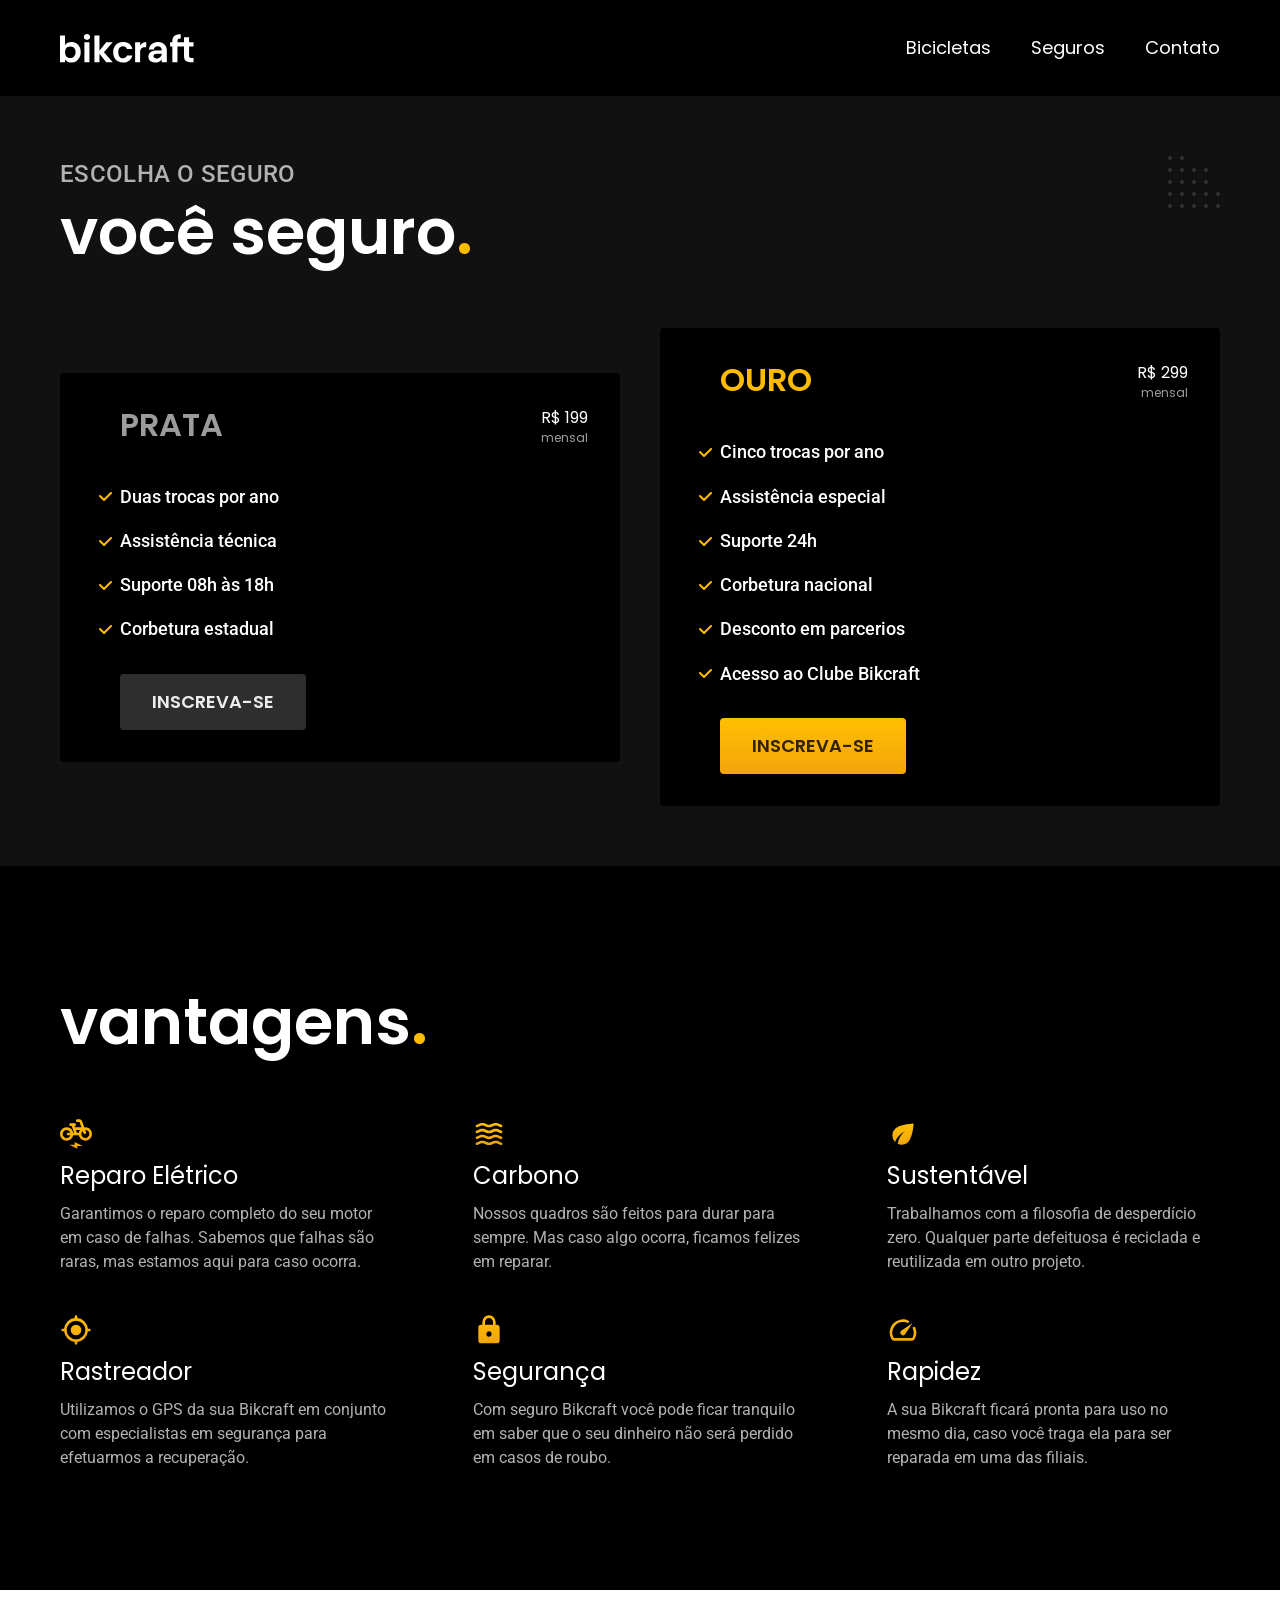
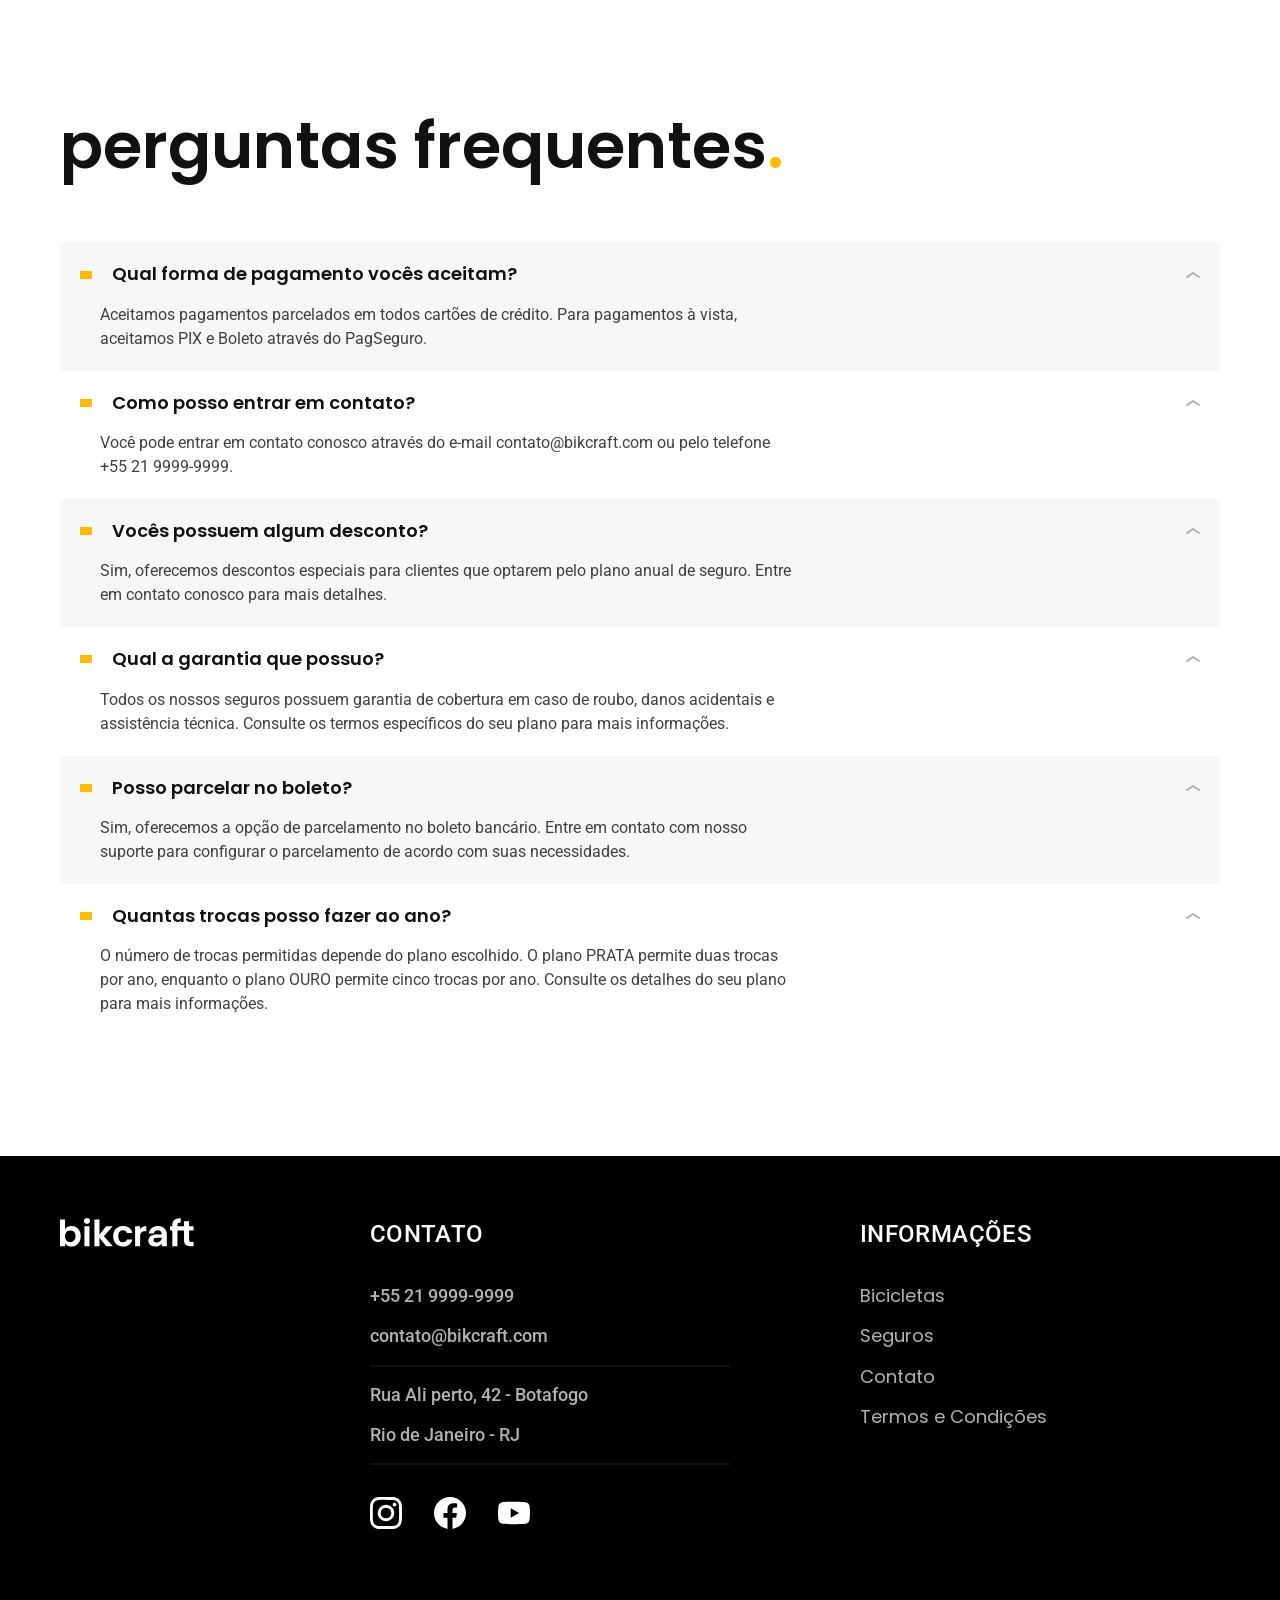
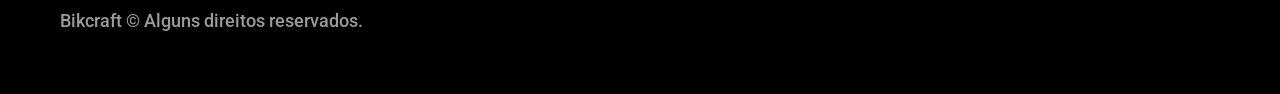
<file: seguros.html>
<!doctype html>
<html lang="pt-BR">
  <head>
    <meta charset="UTF-8" />
    <meta name="viewport" content="width=device-width, initial-scale=1.0" />
    <title>Termos e Condições | Bikcraft</title>
    <meta name="description" content="Termos e condições." />
    <link rel="preload" href="./css/style.css" as="style" />
    <link rel="stylesheet" href="./css/style.css" />

    <link rel="preconnect" href="https://fonts.googleapis.com" />
    <link rel="preconnect" href="https://fonts.gstatic.com" crossorigin />
    <link
      href="https://fonts.googleapis.com/css2?family=Merriweather:ital,opsz,wght@0,18..144,300..900;1,18..144,300..900&family=Poppins:ital,wght@0,100;0,200;0,300;0,400;0,500;0,600;0,700;0,800;0,900;1,100;1,200;1,300;1,400;1,500;1,600;1,700;1,800;1,900&family=Roboto:ital,wght@0,100..900;1,100..900&display=swap"
      rel="stylesheet"
    />
  </head>
  <body id="seguros">
    <header class="header-bg">
      <div class="estrutura-header container">
        <a href="./">
          <img src="./img/bikcraft.svg" alt="Bikcraft" />
        </a>

        <nav aria-label="primaria">
          <ul class="header-menu font-1-m cor-0">
            <li><a href="./bicicletas.html">Bicicletas</a></li>
            <li><a href="./seguros.html">Seguros</a></li>
            <li><a href="./contato.html">Contato</a></li>
          </ul>
        </nav>
      </div>
    </header>

    <main class="seguros-bg">
      <div class="titulo-bg">
        <div class="titulo container">
          <p class="font-2-l-b cor-5">Escolha o seguro</p>
          <h1 class="font-1-xxl cor-0">
            você seguro<span class="cor-p1">.</span>
          </h1>
        </div>
      </div>

      <div class="seguros container">
        <div class="seguros-item">
          <h3 class="font-1-xl cor-6">PRATA</h3>
          <span class="fon-1-xl cor-0"
            >R$ 199 <span class="font-1-xs cor-6">mensal</span></span
          >
          <ul class="font-2-m cor-0">
            <li>Duas trocas por ano</li>
            <li>Assistência técnica</li>
            <li>Suporte 08h às 18h</li>
            <li>Corbetura estadual</li>
          </ul>
          <a class="botao secundario" href="./orcamento.html">Inscreva-se</a>
        </div>

        <div class="seguros-item">
          <h3 class="font-1-xl cor-p1">OURO</h3>
          <span class="fon-1-xl cor-0"
            >R$ 299 <span class="font-1-xs cor-6">mensal</span></span
          >
          <ul class="font-2-m cor-0">
            <li>Cinco trocas por ano</li>
            <li>Assistência especial</li>
            <li>Suporte 24h</li>
            <li>Corbetura nacional</li>
            <li>Desconto em parcerios</li>
            <li>Acesso ao Clube Bikcraft</li>
          </ul>
          <a class="botao" href="./orcamento.html">Inscreva-se</a>
        </div>
      </div>
    </main>

    <article class="vantagens-bg">
      <div class="vantagens container">
        <h2 class="font-1-xxl cor-0">vantagens<span class="cor-p1">.</span></h2>
        <ul>
          <li>
            <img src="./img/icones/eletrica.svg" alt="" />
            <h3 class="font-1-l cor-0">Reparo Elétrico</h3>
            <p class="font-2-s cor-5">
              Garantimos o reparo completo do seu motor em caso de falhas.
              Sabemos que falhas são raras, mas estamos aqui para caso ocorra.
            </p>
          </li>

          <li>
            <img src="./img/icones/carbono.svg" alt="" />
            <h3 class="font-1-l cor-0">Carbono</h3>
            <p class="font-2-s cor-5">
              Nossos quadros são feitos para durar para sempre. Mas caso algo
              ocorra, ficamos felizes em reparar.
            </p>
          </li>

          <li>
            <img src="./img/icones/sustentavel.svg" alt="" />
            <h3 class="font-1-l cor-0">Sustentável</h3>
            <p class="font-2-s cor-5">
              Trabalhamos com a filosofia de desperdício zero. Qualquer parte
              defeituosa é reciclada e reutilizada em outro projeto.
            </p>
          </li>

          <li>
            <img src="./img/icones/rastreador.svg" alt="" />
            <h3 class="font-1-l cor-0">Rastreador</h3>
            <p class="font-2-s cor-5">
              Utilizamos o GPS da sua Bikcraft em conjunto com especialistas em
              segurança para efetuarmos a recuperação.
            </p>
          </li>

          <li>
            <img src="./img/icones/seguro.svg" alt="" />
            <h3 class="font-1-l cor-0">Segurança</h3>
            <p class="font-2-s cor-5">
              Com seguro Bikcraft você pode ficar tranquilo em saber que o seu
              dinheiro não será perdido em casos de roubo.
            </p>
          </li>

          <li>
            <img src="./img/icones/velocidade.svg" alt="" />
            <h3 class="font-1-l cor-0">Rapidez</h3>
            <p class="font-2-s cor-5">
              A sua Bikcraft ficará pronta para uso no mesmo dia, caso você
              traga ela para ser reparada em uma das filiais.
            </p>
          </li>
        </ul>
      </div>
    </article>

    <article class="perguntas container">
      <h2 class="font-1-xxl">
        perguntas frequentes<span class="cor-p1">.</span>
      </h2>
      <dl>
        <div>
          <dt class="font-1-m-b">Qual forma de pagamento vocês aceitam?</dt>
          <dd class="font-2-s cor-9">
            Aceitamos pagamentos parcelados em todos cartões de crédito. Para
            pagamentos à vista, aceitamos PIX e Boleto através do PagSeguro.
          </dd>
        </div>

        <div>
          <dt class="font-1-m-b">Como posso entrar em contato?</dt>
          <dd class="font-2-s cor-9">
            Você pode entrar em contato conosco através do e-mail
            contato@bikcraft.com ou pelo telefone +55 21 9999-9999.
          </dd>
        </div>

        <div>
          <dt class="font-1-m-b">Vocês possuem algum desconto?</dt>
          <dd class="font-2-s cor-9">
            Sim, oferecemos descontos especiais para clientes que optarem pelo
            plano anual de seguro. Entre em contato conosco para mais detalhes.
          </dd>
        </div>

        <div>
          <dt class="font-1-m-b">Qual a garantia que possuo?</dt>
          <dd class="font-2-s cor-9">
            Todos os nossos seguros possuem garantia de cobertura em caso de
            roubo, danos acidentais e assistência técnica. Consulte os termos
            específicos do seu plano para mais informações.
          </dd>
        </div>

        <div>
          <dt class="font-1-m-b">Posso parcelar no boleto?</dt>
          <dd class="font-2-s cor-9">
            Sim, oferecemos a opção de parcelamento no boleto bancário. Entre em
            contato com nosso suporte para configurar o parcelamento de acordo
            com suas necessidades.
          </dd>
        </div>

        <div>
          <dt class="font-1-m-b">Quantas trocas posso fazer ao ano?</dt>
          <dd class="font-2-s cor-9">
            O número de trocas permitidas depende do plano escolhido. O plano
            PRATA permite duas trocas por ano, enquanto o plano OURO permite
            cinco trocas por ano. Consulte os detalhes do seu plano para mais
            informações.
          </dd>
        </div>
      </dl>
    </article>

    <footer class="footer-bg">
      <div class="footer container">
        <img src="./img/bikcraft.svg" alt="Bikcraft" />
        <div class="footer-contato">
          <h3 class="font-2-l-b cor-0">Contato</h3>
          <ul class="font-2-m cor-5">
            <li><a href="tel:+552199999999">+55 21 9999-9999</a></li>
            <li>
              <a href="mailto:contato@bikcraft.com">contato@bikcraft.com</a>
            </li>
            <li>Rua Ali perto, 42 - Botafogo</li>
            <li>Rio de Janeiro - RJ</li>
          </ul>
          <div class="footer-redes">
            <a href="./">
              <img src="./img/redes/instagram.svg" alt="Instagram" />
            </a>
            <a href="./">
              <img src="./img/redes/facebook.svg" alt="Facebook" />
            </a>
            <a href="./">
              <img src="./img/redes/youtube.svg" alt="Youtube" />
            </a>
          </div>
        </div>
        <div class="footer-informacoes">
          <h3 class="font-2-l-b cor-0">Informações</h3>
          <nav>
            <ul class="font-1-m cor-5">
              <li><a href="./bicicletas.html">Bicicletas</a></li>
              <li><a href="./seguros.html">Seguros</a></li>
              <li><a href="./contato.html">Contato</a></li>
              <li><a href="./termos.html">Termos e Condições</a></li>
            </ul>
          </nav>
        </div>
        <p class="footer-copy font-2-m cor-6">
          Bikcraft © Alguns direitos reservados.
        </p>
      </div>
    </footer>
  </body>
</html>
</file>
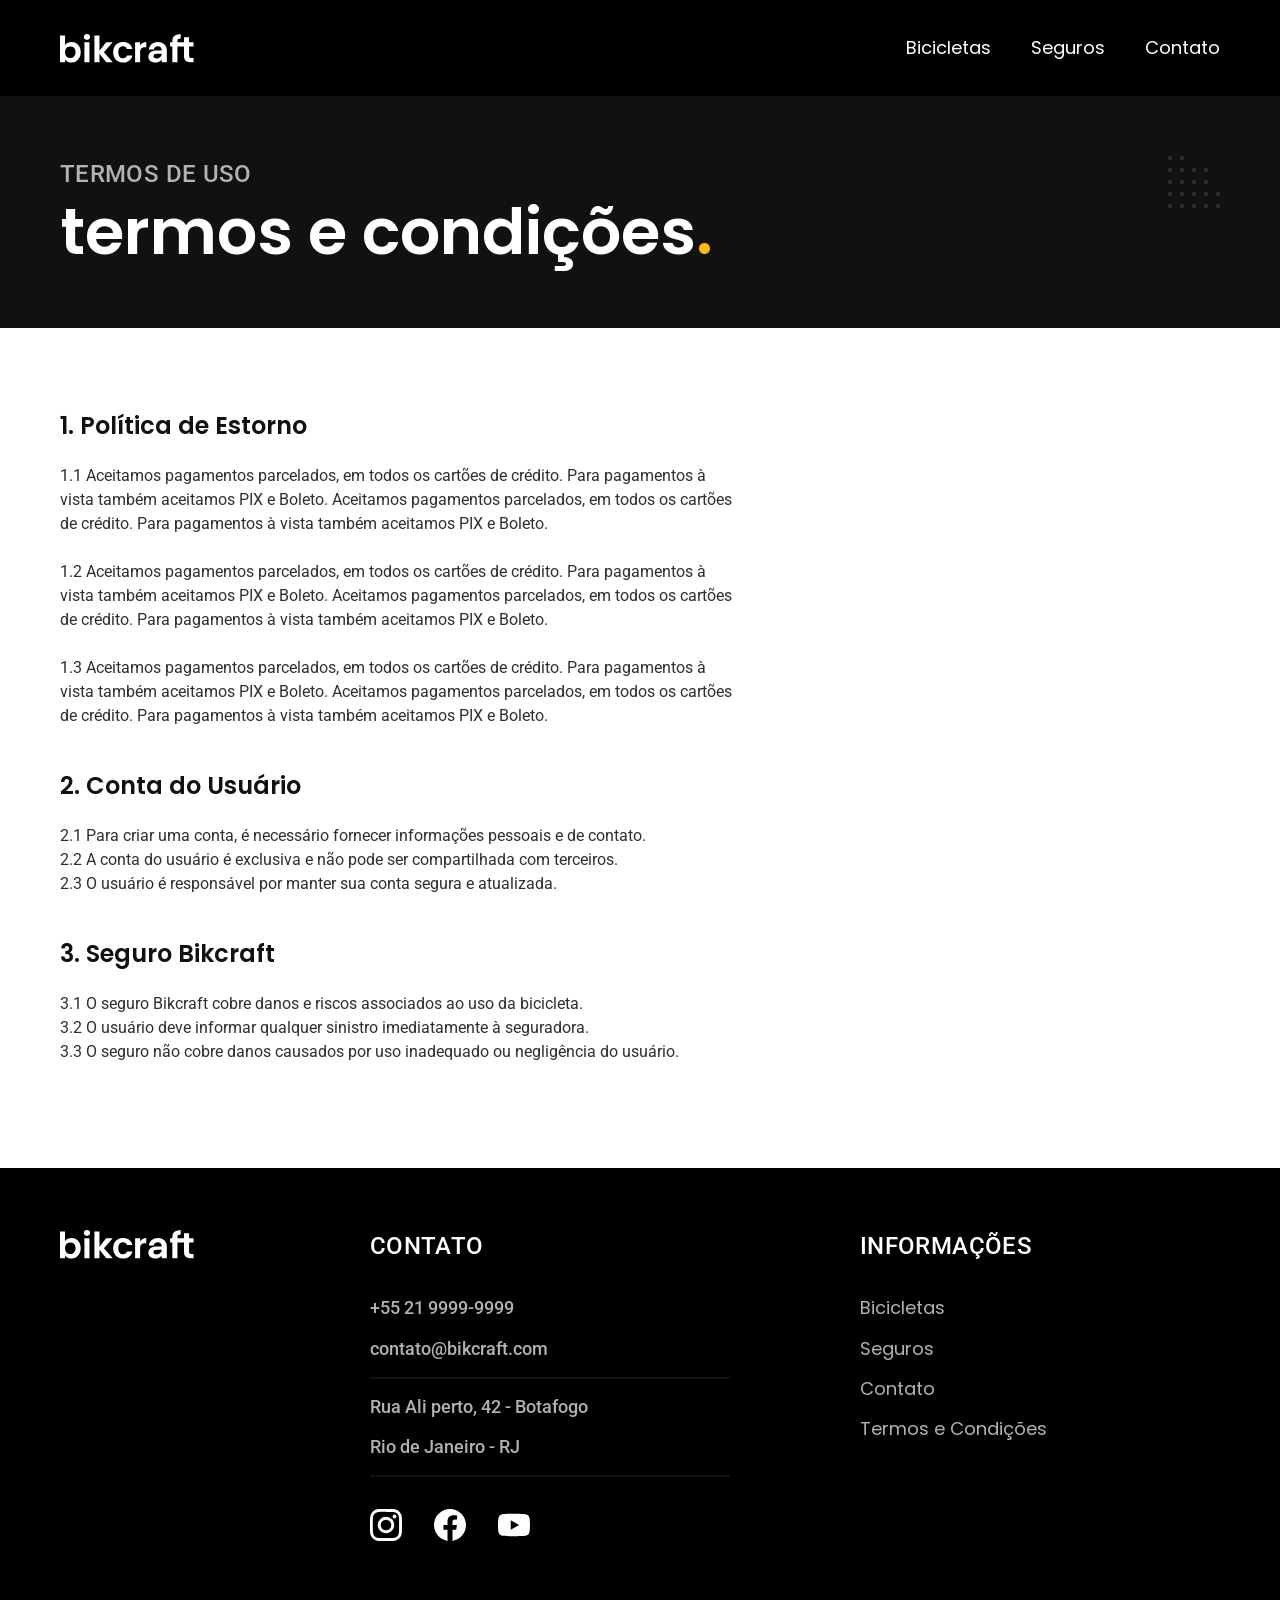
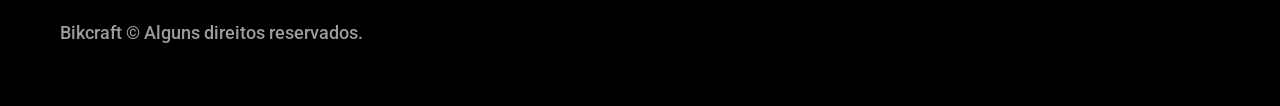
<file: termos.html>
<!doctype html>
<html lang="pt-BR">
  <head>
    <meta charset="UTF-8" />
    <meta name="viewport" content="width=device-width, initial-scale=1.0" />
    <title>Termos e Condições | Bikcraft</title>
    <meta name="description" content="Termos e condições." />
    <link rel="preload" href="./css/style.css" as="style" />
    <link rel="stylesheet" href="./css/style.css" />

    <link rel="preconnect" href="https://fonts.googleapis.com" />
    <link rel="preconnect" href="https://fonts.gstatic.com" crossorigin />
    <link
      href="https://fonts.googleapis.com/css2?family=Merriweather:ital,opsz,wght@0,18..144,300..900;1,18..144,300..900&family=Poppins:ital,wght@0,100;0,200;0,300;0,400;0,500;0,600;0,700;0,800;0,900;1,100;1,200;1,300;1,400;1,500;1,600;1,700;1,800;1,900&family=Roboto:ital,wght@0,100..900;1,100..900&display=swap"
      rel="stylesheet"
    />
  </head>
  <body id="termos">
    <header class="header-bg">
      <div class="estrutura-header container">
        <a href="./">
          <img src="./img/bikcraft.svg" alt="Bikcraft" />
        </a>

        <nav aria-label="primaria">
          <ul class="header-menu font-1-m cor-0">
            <li><a href="./bicicletas.html">Bicicletas</a></li>
            <li><a href="./seguros.html">Seguros</a></li>
            <li><a href="./contato.html">Contato</a></li>
          </ul>
        </nav>
      </div>
    </header>

    <main>
      <div class="titulo-bg">
        <div class="titulo container">
          <p class="font-2-l-b cor-5">TERMOS DE USO</p>
          <h1 class="font-1-xxl cor-0">
            termos e condições<span class="cor-p1">.</span>
          </h1>
        </div>
      </div>

      <div class="termos font-2-s cor-10 container">
        <h2 class="font-1-l cor-11">1. Política de Estorno</h2>

        <p>
          1.1 Aceitamos pagamentos parcelados, em todos os cartões de crédito.
          Para pagamentos à vista também aceitamos PIX e Boleto. Aceitamos
          pagamentos parcelados, em todos os cartões de crédito. Para pagamentos
          à vista também aceitamos PIX e Boleto.
        </p>

        <p>
          1.2 Aceitamos pagamentos parcelados, em todos os cartões de crédito.
          Para pagamentos à vista também aceitamos PIX e Boleto. Aceitamos
          pagamentos parcelados, em todos os cartões de crédito. Para pagamentos
          à vista também aceitamos PIX e Boleto.
        </p>

        <p>
          1.3 Aceitamos pagamentos parcelados, em todos os cartões de crédito.
          Para pagamentos à vista também aceitamos PIX e Boleto. Aceitamos
          pagamentos parcelados, em todos os cartões de crédito. Para pagamentos
          à vista também aceitamos PIX e Boleto.
        </p>
        <h2 class="font-1-l cor-11">2. Conta do Usuário</h2>
        <p>
          2.1 Para criar uma conta, é necessário fornecer informações pessoais e
          de contato. <br />
          2.2 A conta do usuário é exclusiva e não pode ser compartilhada com
          terceiros. <br />
          2.3 O usuário é responsável por manter sua conta segura e atualizada.
        </p>
        <h2 class="font-1-l cor-11">3. Seguro Bikcraft</h2>
        <p>
          3.1 O seguro Bikcraft cobre danos e riscos associados ao uso da
          bicicleta. <br />
          3.2 O usuário deve informar qualquer sinistro imediatamente à
          seguradora. <br />
          3.3 O seguro não cobre danos causados por uso inadequado ou
          negligência do usuário.
        </p>
      </div>
    </main>

    <footer class="footer-bg">
      <div class="footer container">
        <img src="./img/bikcraft.svg" alt="Bikcraft" />
        <div class="footer-contato">
          <h3 class="font-2-l-b cor-0">Contato</h3>
          <ul class="font-2-m cor-5">
            <li><a href="tel:+552199999999">+55 21 9999-9999</a></li>
            <li>
              <a href="mailto:contato@bikcraft.com">contato@bikcraft.com</a>
            </li>
            <li>Rua Ali perto, 42 - Botafogo</li>
            <li>Rio de Janeiro - RJ</li>
          </ul>
          <div class="footer-redes">
            <a href="./">
              <img src="./img/redes/instagram.svg" alt="Instagram" />
            </a>
            <a href="./">
              <img src="./img/redes/facebook.svg" alt="Facebook" />
            </a>
            <a href="./">
              <img src="./img/redes/youtube.svg" alt="Youtube" />
            </a>
          </div>
        </div>
        <div class="footer-informacoes">
          <h3 class="font-2-l-b cor-0">Informações</h3>
          <nav>
            <ul class="font-1-m cor-5">
              <li><a href="./bicicletas.html">Bicicletas</a></li>
              <li><a href="./seguros.html">Seguros</a></li>
              <li><a href="./contato.html">Contato</a></li>
              <li><a href="./termos.html">Termos e Condições</a></li>
            </ul>
          </nav>
        </div>
        <p class="footer-copy font-2-m cor-6">
          Bikcraft © Alguns direitos reservados.
        </p>
      </div>
    </footer>
  </body>
</html>
</file>
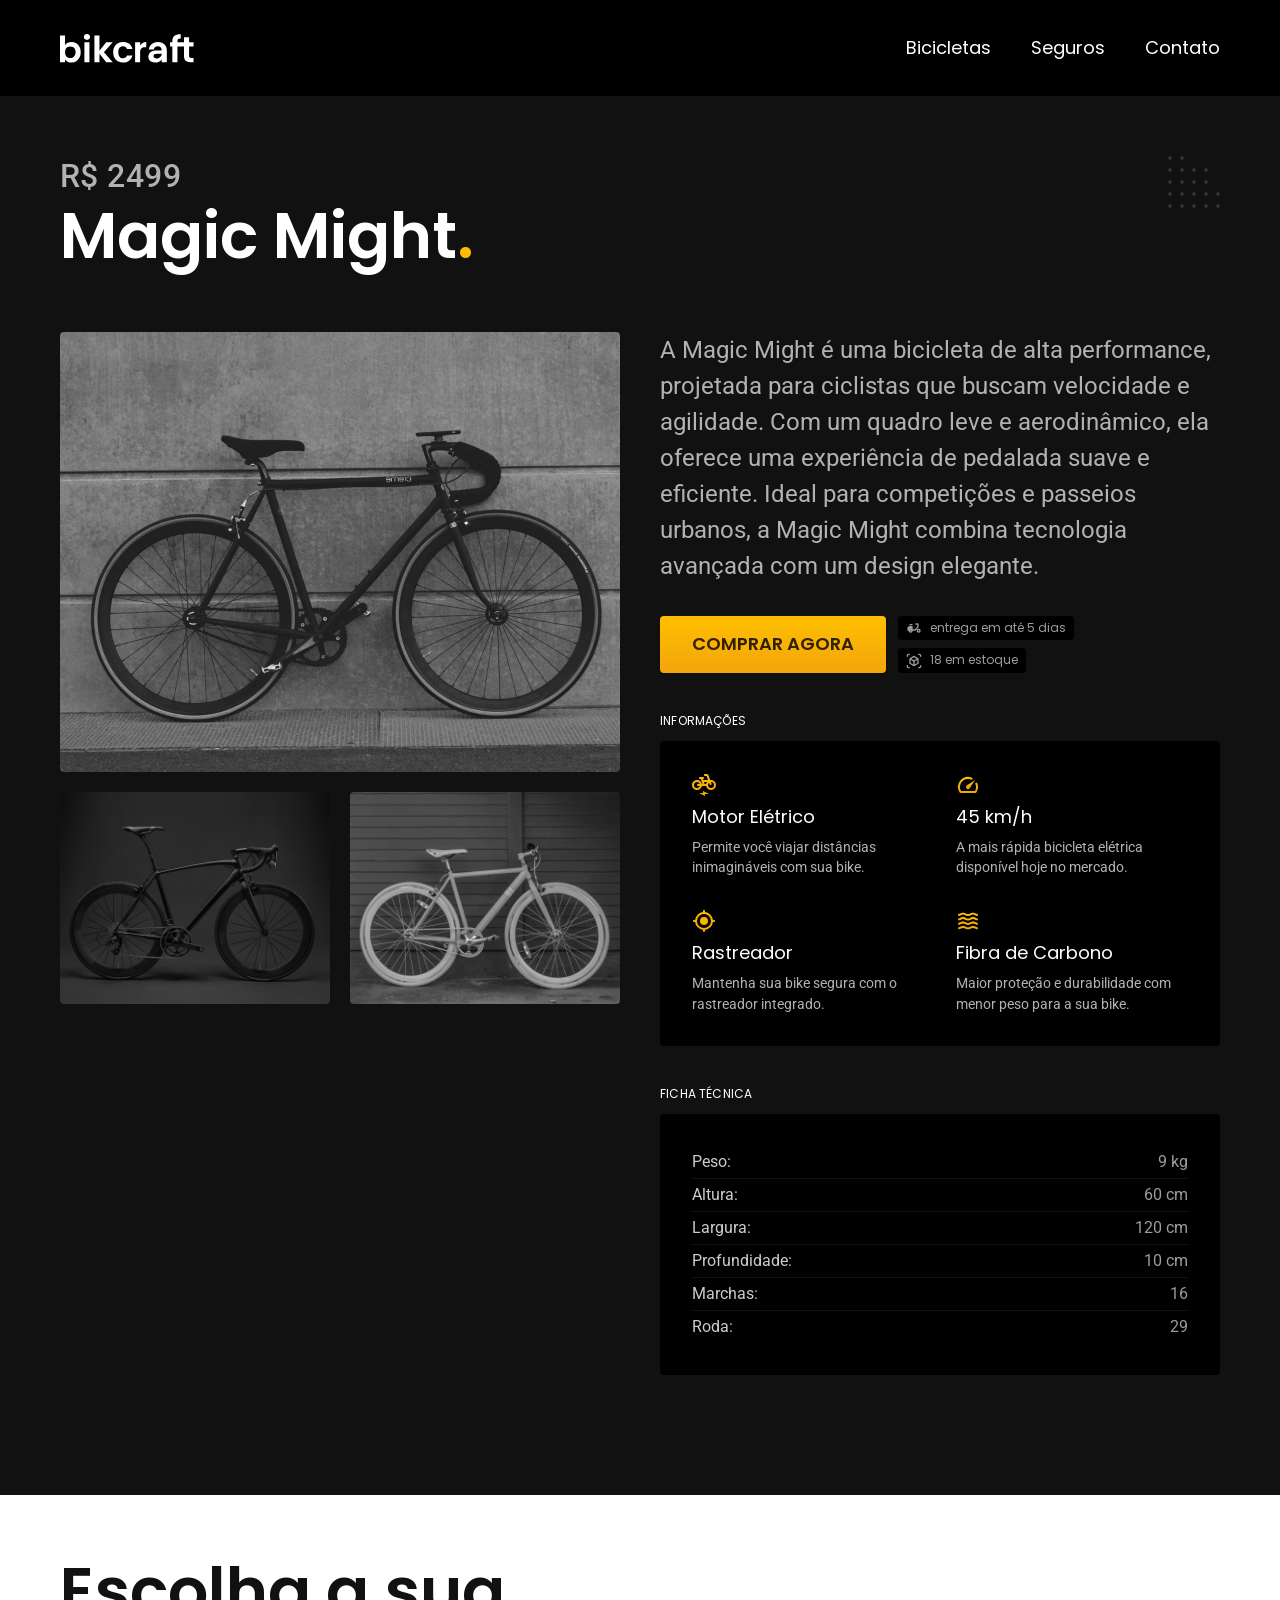
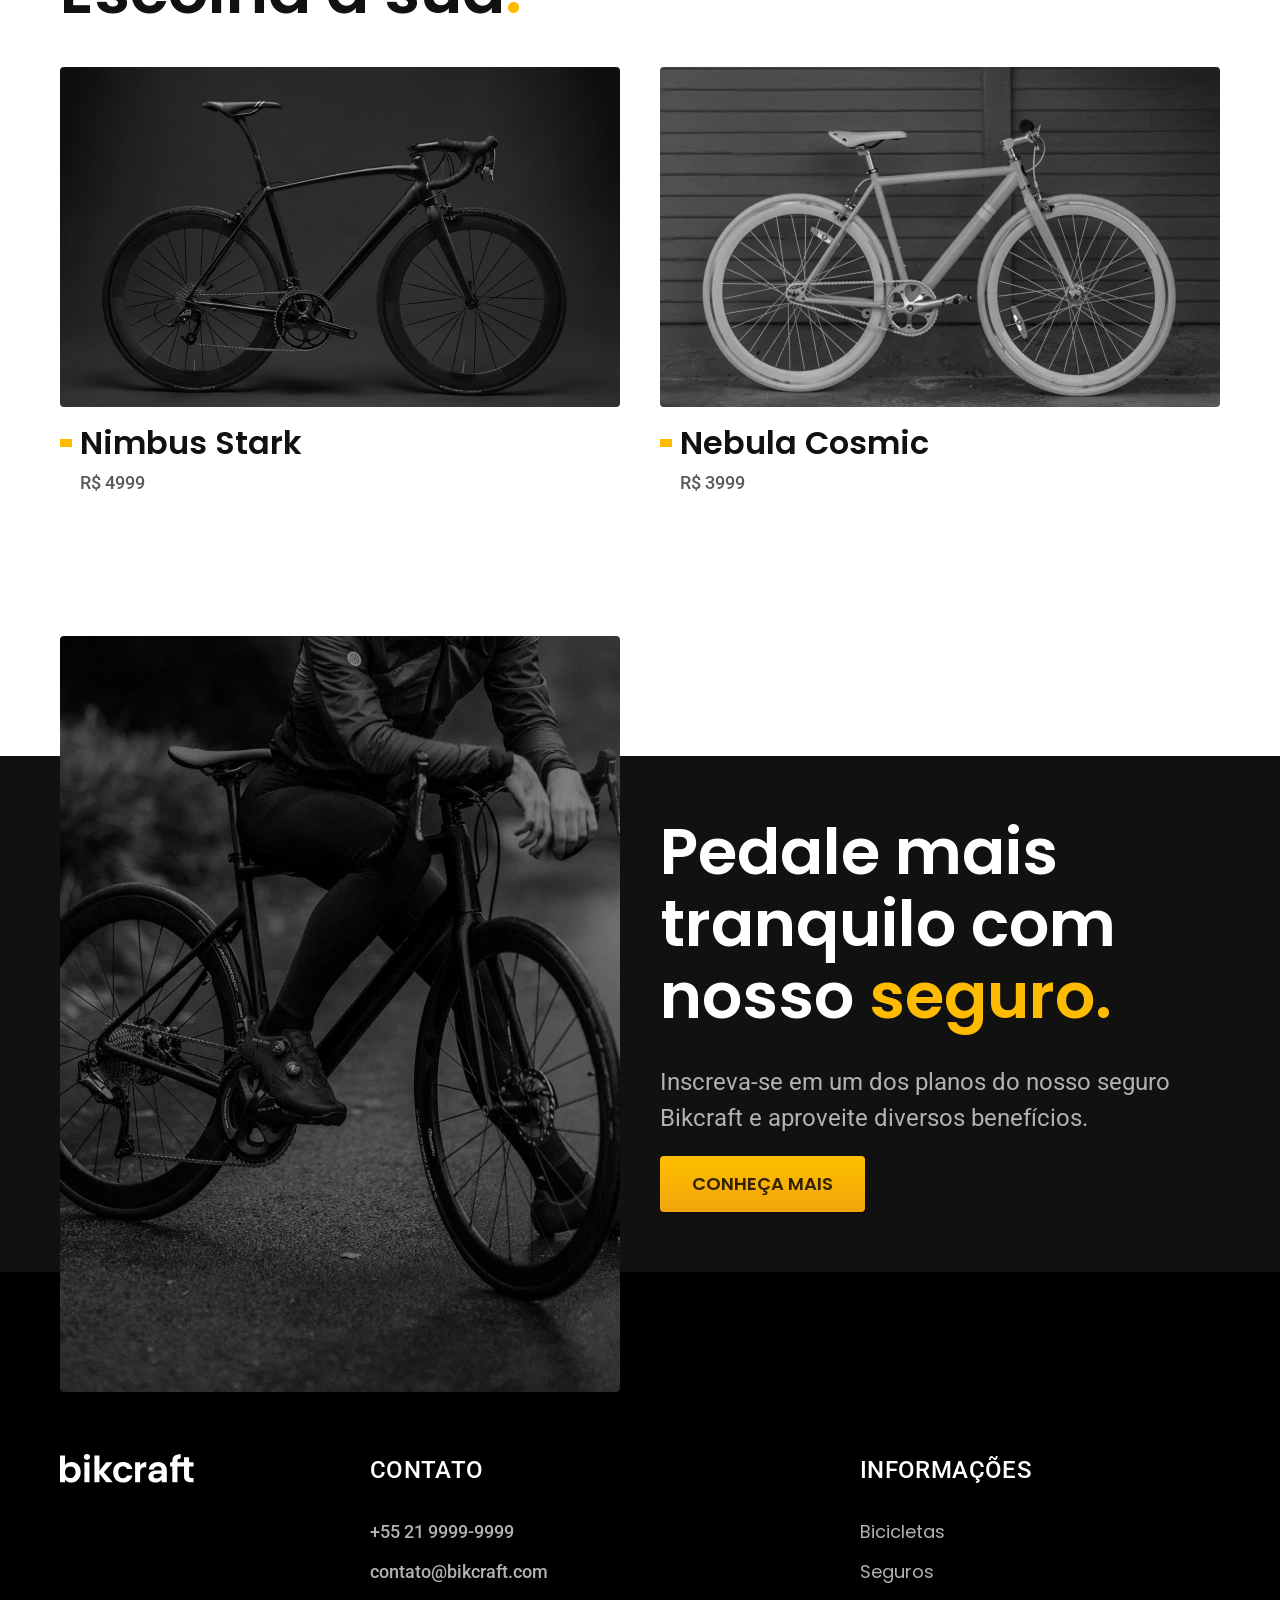
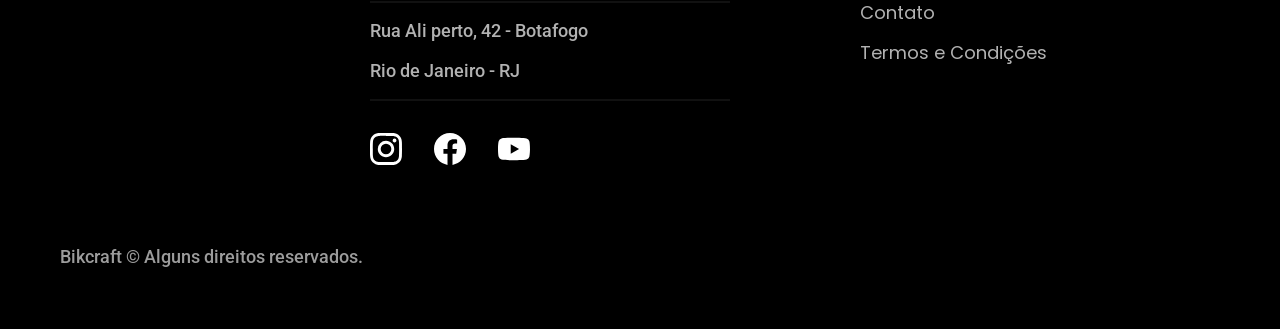
<file: bicicletas/magic.html>
<!doctype html>
<html lang="pt-BR">
  <head>
    <meta charset="UTF-8" />
    <meta name="viewport" content="width=device-width, initial-scale=1.0" />
    <title>Magic | Bikcraft</title>
    <meta name="description" content="Termos e condições." />
    <link rel="stylesheet" href="../css/style.css" />

    <link rel="preconnect" href="https://fonts.googleapis.com" />
    <link rel="preconnect" href="https://fonts.gstatic.com" crossorigin />
    <link
      href="https://fonts.googleapis.com/css2?family=Merriweather:ital,opsz,wght@0,18..144,300..900;1,18..144,300..900&family=Poppins:ital,wght@0,100;0,200;0,300;0,400;0,500;0,600;0,700;0,800;0,900;1,100;1,200;1,300;1,400;1,500;1,600;1,700;1,800;1,900&family=Roboto:ital,wght@0,100..900;1,100..900&display=swap"
      rel="stylesheet"
    />
  </head>
  <body id="bicicleta">
    <header class="header-bg">
      <div class="estrutura-header container">
        <a href="../">
          <img src="../img/bikcraft.svg" alt="Bikcraft" />
        </a>

        <nav aria-label="primaria">
          <ul class="header-menu font-1-m cor-0">
            <li><a href="../bicicletas.html">Bicicletas</a></li>
            <li><a href="../seguros.html">Seguros</a></li>
            <li><a href="../contato.html">Contato</a></li>
          </ul>
        </nav>
      </div>
    </header>

    <main class="titulo-bg">
      <div>
        <div class="titulo container">
          <p class="font-2-xl cor-5">R$ 2499</p>
          <h1 class="font-1-xxl cor-0">
            Magic Might<span class="cor-p1">.</span>
          </h1>
        </div>
      </div>
      <div class="bicicleta container">
        <div class="bicicleta-imagens">
          <img src="../img/bicicleta/nimbus2.jpg" alt="Nimbus Stark" />
          <img src="../img/bicicleta/nimbus1.jpg" alt="Nimbus Stark" />
          <img src="../img/bicicleta/nimbus3.jpg" alt="Nimbus Stark" />
        </div>
        <div class="bicicleta-conteudo">
          <p class="font-2-l cor-5">
            A Magic Might é uma bicicleta de alta performance, projetada para
            ciclistas que buscam velocidade e agilidade. Com um quadro leve e
            aerodinâmico, ela oferece uma experiência de pedalada suave e
            eficiente. Ideal para competições e passeios urbanos, a Magic Might
            combina tecnologia avançada com um design elegante.
          </p>
          <div class="bicicleta-comprar">
            <a class="botao" href="../orcamento.html">Comprar Agora</a>
            <span class="font-1-xs cor-6"
              ><img src="../img/icones/entrega.svg" alt="Entrega" /> entrega em
              até 5 dias</span
            >
            <span class="font-1-xs cor-6"
              ><img src="../img/icones/estoque.svg" alt="Estoque" />18 em
              estoque</span
            >
          </div>

          <h2 class="font-1-xs cor-0">Informações</h2>
          <ul class="bicicleta-informacoes">
            <li>
              <img
                src="../img/icones/eletrica.svg"
                width="24"
                height="24"
                alt="Elétrica"
              />
              <h3 class="font-1-m cor-0">Motor Elétrico</h3>
              <p class="font-2-xs cor-5">
                Permite você viajar distâncias inimagináveis com sua bike.
              </p>
            </li>

            <li>
              <img
                src="../img/icones/velocidade.svg"
                width="24"
                height="24"
                alt="Velocidade"
              />
              <h3 class="font-1-m cor-0">45 km/h</h3>
              <p class="font-2-xs cor-5">
                A mais rápida bicicleta elétrica disponível hoje no mercado.
              </p>
            </li>

            <li>
              <img
                src="../img/icones/rastreador.svg"
                width="24"
                height="24"
                alt="Rastreador"
              />
              <h3 class="font-1-m cor-0">Rastreador</h3>
              <p class="font-2-xs cor-5">
                Mantenha sua bike segura com o rastreador integrado.
              </p>
            </li>

            <li>
              <img
                src="../img/icones/carbono.svg"
                width="24"
                height="24"
                alt="Carbono"
              />
              <h3 class="font-1-m cor-0">Fibra de Carbono</h3>
              <p class="font-2-xs cor-5">
                Maior proteção e durabilidade com menor peso para a sua bike.
              </p>
            </li>
          </ul>
          <h2 class="font-1-xs cor-0">Ficha Técnica</h2>
          <ul class="bicicleta-ficha font-2-s cor-4">
            <li>Peso: <span>9 kg</span></li>
            <li>Altura: <span>60 cm</span></li>
            <li>Largura: <span>120 cm</span></li>
            <li>Profundidade: <span>10 cm</span></li>
            <li>Marchas: <span>16</span></li>
            <li>Roda: <span>29</span></li>
          </ul>
        </div>
      </div>
    </main>

    <article class="bicicletas-lista container">
      <h2 class="font-1-xxl">Escolha a sua<span class="cor-p1">.</span></h2>

      <ul>
        <li>
          <a href="./nimbus.html">
            <img
              src="../img/bicicletas/nimbus.jpg"
              width="1120"
              height="680"
              alt="Bicicleta preta"
            />
            <h3 class="font-1-xl">Nimbus Stark</h3>
            <span class="font-2-m cor-8">R$ 4999</span>
          </a>
        </li>
        <li>
          <a href="./nebula.html">
            <img
              src="../img/bicicletas/nebula.jpg"
              width="1120"
              height="680"
              alt="Bicicleta preta"
            />
            <h3 class="font-1-xl">Nebula Cosmic</h3>
            <span class="font-2-m cor-8">R$ 3999</span>
          </a>
        </li>
      </ul>
    </article>

    <article class="seguro-bg">
      <div class="seguro container">
        <div class="seguro-imagem">
          <img
            src="../img/fotos/seguros.jpg"
            alt="Pessoa segurando bicicleta."
            width="1360"
            height="1512"
          />
        </div>
        <div class="seguro-conteudo">
          <h2 class="font-1-xxl cor-0">
            Pedale mais tranquilo com nosso <span class="cor-p1">seguro.</span>
          </h2>
          <p class="font-2-l cor-5">
            Inscreva-se em um dos planos do nosso seguro Bikcraft e aproveite
            diversos benefícios.
          </p>
          <a class="botao" href="../seguros.html" class="botao">Conheça Mais</a>
        </div>
      </div>
    </article>

    <footer class="footer-bg">
      <div class="footer container">
        <img src="../img/bikcraft.svg" width="136" height="32" alt="Bikcraft" />
        <div class="footer-contato">
          <h3 class="font-2-l-b cor-0">Contato</h3>
          <ul class="font-2-m cor-5">
            <li><a href="tel:+552199999999">+55 21 9999-9999</a></li>
            <li>
              <a href="mailto:contato@bikcraft.com">contato@bikcraft.com</a>
            </li>
            <li>Rua Ali perto, 42 - Botafogo</li>
            <li>Rio de Janeiro - RJ</li>
          </ul>
          <div class="footer-redes">
            <a href="../">
              <img
                src="../img/redes/instagram.svg"
                width="32"
                height="32"
                alt="Instagram"
              />
            </a>
            <a href="../">
              <img
                src="../img/redes/facebook.svg"
                width="32"
                height="32"
                alt="Facebook"
              />
            </a>
            <a href="../">
              <img
                src="../img/redes/youtube.svg"
                width="32"
                height="32"
                alt="Youtube"
              />
            </a>
          </div>
        </div>
        <div class="footer-informacoes">
          <h3 class="font-2-l-b cor-0">Informações</h3>
          <nav>
            <ul class="font-1-m cor-5">
              <li><a href="../bicicletas.html">Bicicletas</a></li>
              <li><a href="../seguros.html">Seguros</a></li>
              <li><a href="../contato.html">Contato</a></li>
              <li><a href="../termos.html">Termos e Condições</a></li>
            </ul>
          </nav>
        </div>
        <p class="footer-copy font-2-m cor-6">
          Bikcraft © Alguns direitos reservados.
        </p>
      </div>
    </footer>
  </body>
</html>
</file>
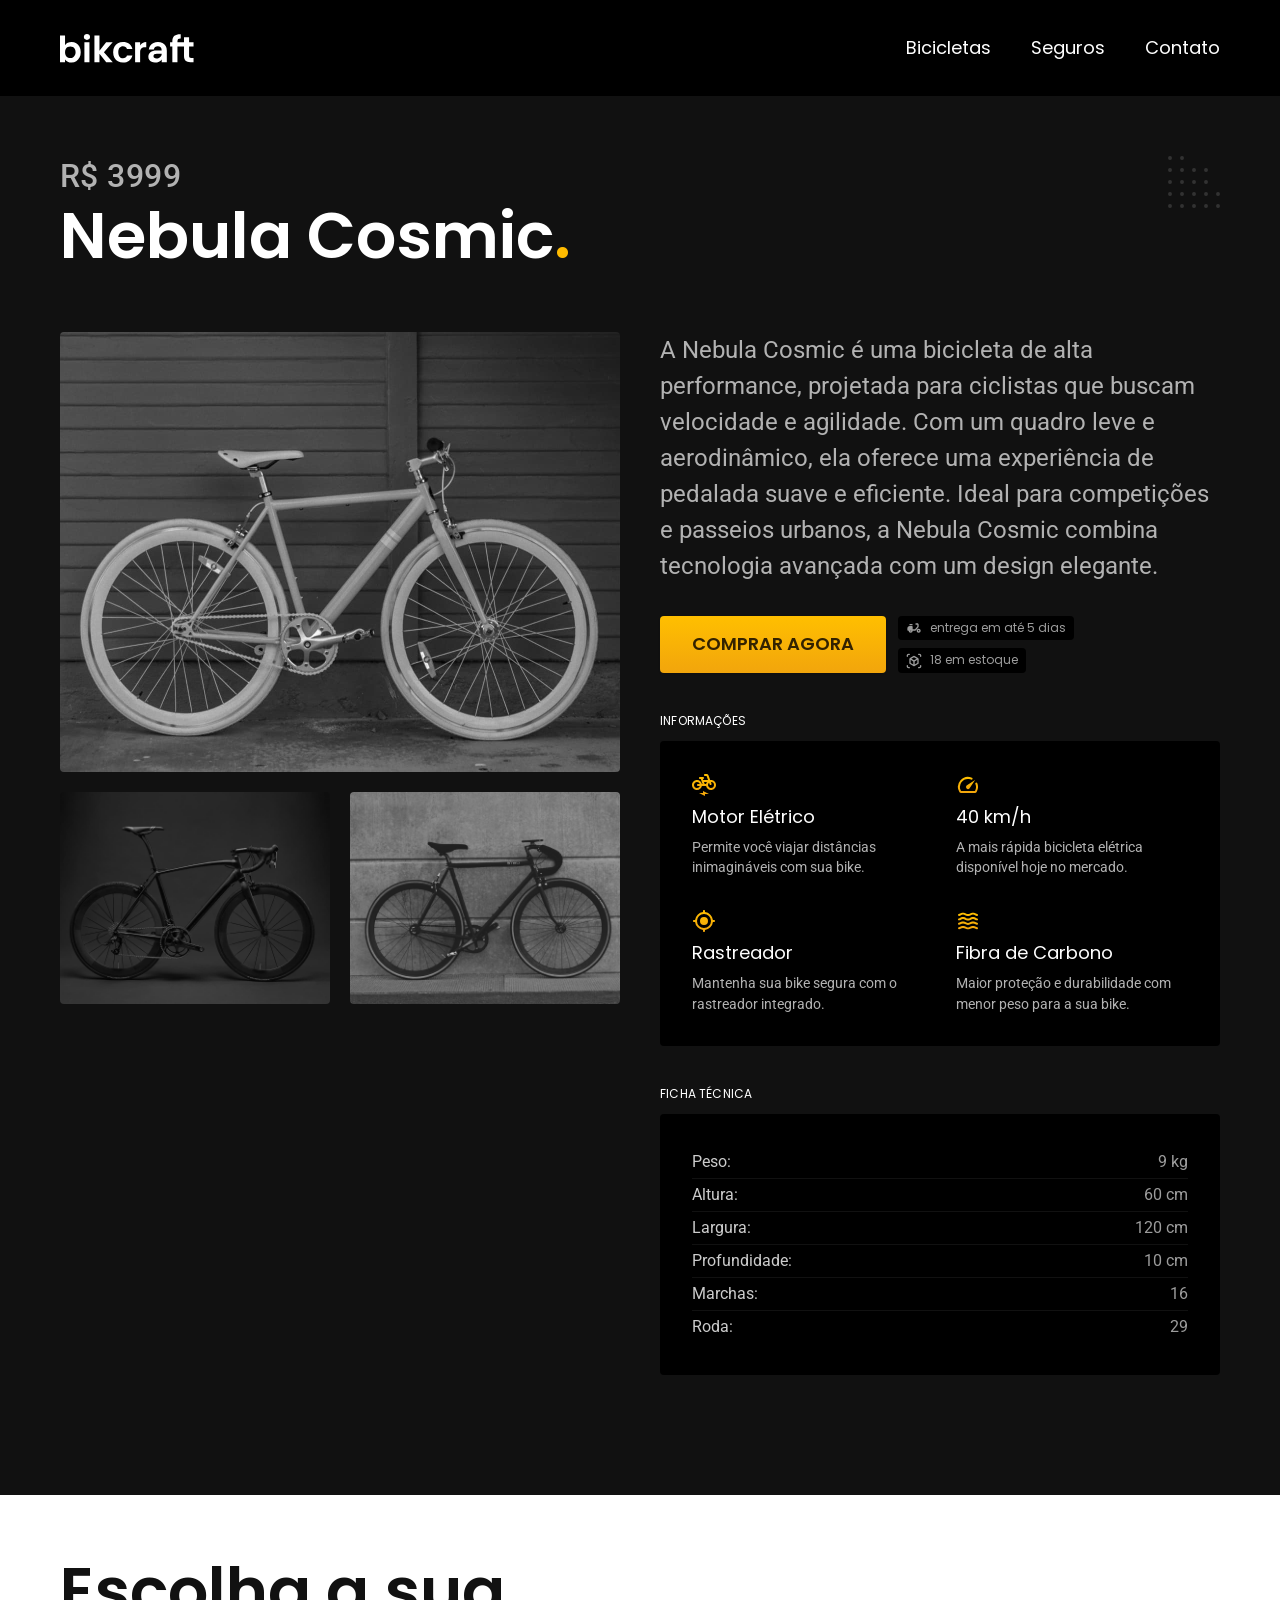
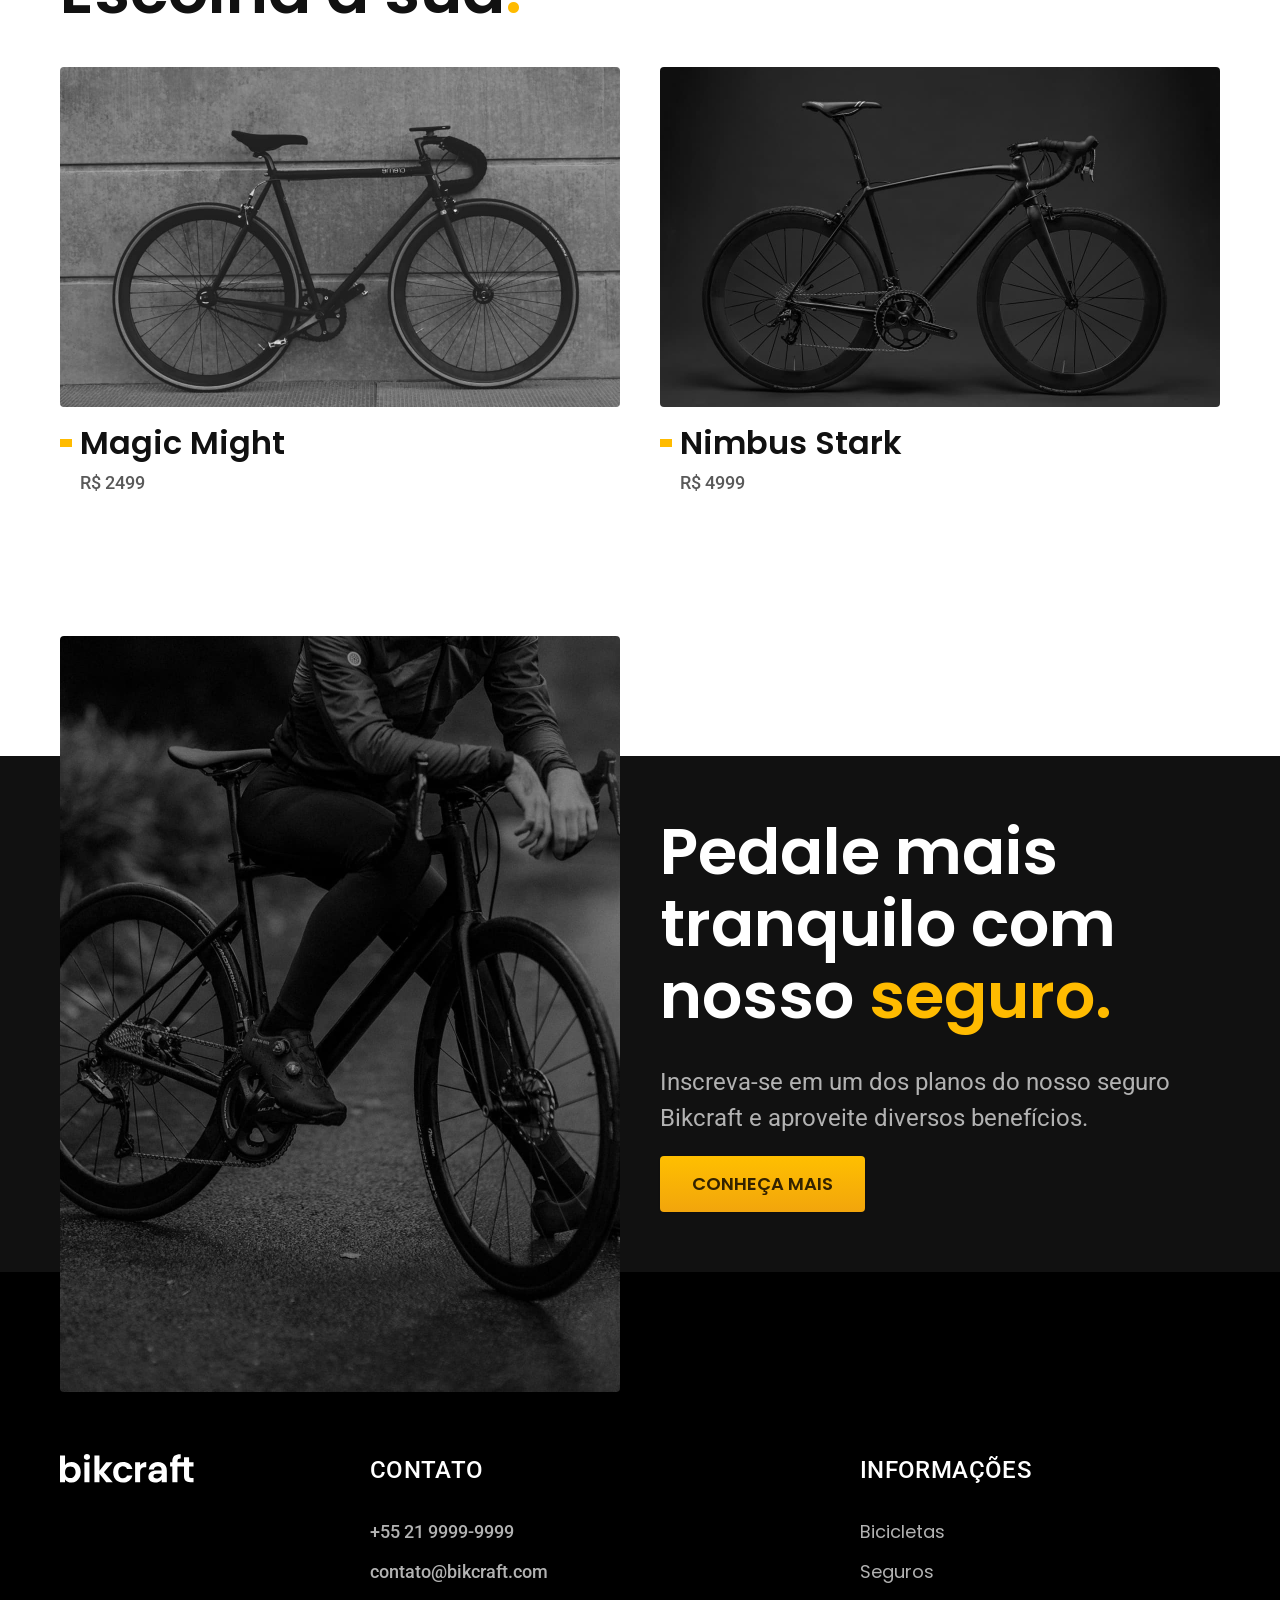
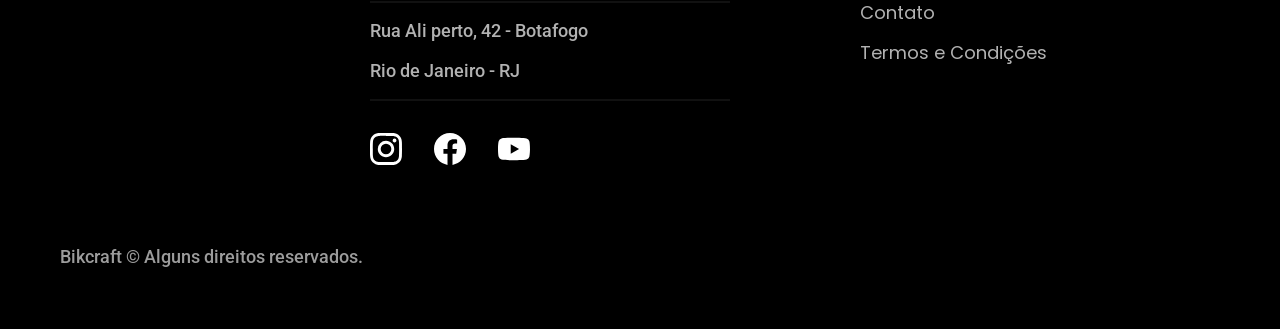
<file: bicicletas/nebula.html>
<!doctype html>
<html lang="pt-BR">
  <head>
    <meta charset="UTF-8" />
    <meta name="viewport" content="width=device-width, initial-scale=1.0" />
    <title>Nebula | Bikcraft</title>
    <meta name="description" content="Termos e condições." />
    <link rel="stylesheet" href="../css/style.css" />

    <link rel="preconnect" href="https://fonts.googleapis.com" />
    <link rel="preconnect" href="https://fonts.gstatic.com" crossorigin />
    <link
      href="https://fonts.googleapis.com/css2?family=Merriweather:ital,opsz,wght@0,18..144,300..900;1,18..144,300..900&family=Poppins:ital,wght@0,100;0,200;0,300;0,400;0,500;0,600;0,700;0,800;0,900;1,100;1,200;1,300;1,400;1,500;1,600;1,700;1,800;1,900&family=Roboto:ital,wght@0,100..900;1,100..900&display=swap"
      rel="stylesheet"
    />
  </head>
  <body id="bicicleta">
    <header class="header-bg">
      <div class="estrutura-header container">
        <a href="../">
          <img src="../img/bikcraft.svg" alt="Bikcraft" />
        </a>

        <nav aria-label="primaria">
          <ul class="header-menu font-1-m cor-0">
            <li><a href="../bicicletas.html">Bicicletas</a></li>
            <li><a href="../seguros.html">Seguros</a></li>
            <li><a href="../contato.html">Contato</a></li>
          </ul>
        </nav>
      </div>
    </header>

    <main class="titulo-bg">
      <div>
        <div class="titulo container">
          <p class="font-2-xl cor-5">R$ 3999</p>
          <h1 class="font-1-xxl cor-0">
            Nebula Cosmic<span class="cor-p1">.</span>
          </h1>
        </div>
      </div>
      <div class="bicicleta container">
        <div class="bicicleta-imagens">
          <img src="../img/bicicleta/nimbus3.jpg" alt="Nimbus Stark" />
          <img src="../img/bicicleta/nimbus1.jpg" alt="Nimbus Stark" />
          <img src="../img/bicicleta/nimbus2.jpg" alt="Nimbus Stark" />
        </div>
        <div class="bicicleta-conteudo">
          <p class="font-2-l cor-5">
            A Nebula Cosmic é uma bicicleta de alta performance, projetada para
            ciclistas que buscam velocidade e agilidade. Com um quadro leve e
            aerodinâmico, ela oferece uma experiência de pedalada suave e
            eficiente. Ideal para competições e passeios urbanos, a Nebula
            Cosmic combina tecnologia avançada com um design elegante.
          </p>
          <div class="bicicleta-comprar">
            <a class="botao" href="../orcamento.html">Comprar Agora</a>
            <span class="font-1-xs cor-6"
              ><img src="../img/icones/entrega.svg" alt="Entrega" /> entrega em
              até 5 dias</span
            >
            <span class="font-1-xs cor-6"
              ><img src="../img/icones/estoque.svg" alt="Estoque" />18 em
              estoque</span
            >
          </div>

          <h2 class="font-1-xs cor-0">Informações</h2>
          <ul class="bicicleta-informacoes">
            <li>
              <img
                src="../img/icones/eletrica.svg"
                width="24"
                height="24"
                alt="Elétrica"
              />
              <h3 class="font-1-m cor-0">Motor Elétrico</h3>
              <p class="font-2-xs cor-5">
                Permite você viajar distâncias inimagináveis com sua bike.
              </p>
            </li>

            <li>
              <img
                src="../img/icones/velocidade.svg"
                width="24"
                height="24"
                alt="Velocidade"
              />
              <h3 class="font-1-m cor-0">40 km/h</h3>
              <p class="font-2-xs cor-5">
                A mais rápida bicicleta elétrica disponível hoje no mercado.
              </p>
            </li>

            <li>
              <img
                src="../img/icones/rastreador.svg"
                width="24"
                height="24"
                alt="Rastreador"
              />
              <h3 class="font-1-m cor-0">Rastreador</h3>
              <p class="font-2-xs cor-5">
                Mantenha sua bike segura com o rastreador integrado.
              </p>
            </li>

            <li>
              <img
                src="../img/icones/carbono.svg"
                width="24"
                height="24"
                alt="Carbono"
              />
              <h3 class="font-1-m cor-0">Fibra de Carbono</h3>
              <p class="font-2-xs cor-5">
                Maior proteção e durabilidade com menor peso para a sua bike.
              </p>
            </li>
          </ul>
          <h2 class="font-1-xs cor-0">Ficha Técnica</h2>
          <ul class="bicicleta-ficha font-2-s cor-4">
            <li>Peso: <span>9 kg</span></li>
            <li>Altura: <span>60 cm</span></li>
            <li>Largura: <span>120 cm</span></li>
            <li>Profundidade: <span>10 cm</span></li>
            <li>Marchas: <span>16</span></li>
            <li>Roda: <span>29</span></li>
          </ul>
        </div>
      </div>
    </main>

    <article class="bicicletas-lista container">
      <h2 class="font-1-xxl">Escolha a sua<span class="cor-p1">.</span></h2>

      <ul>
        <li>
          <a href="./magic.html">
            <img
              src="../img/bicicletas/magic.jpg"
              width="1120"
              height="680"
              alt="Bicicleta preta"
            />
            <h3 class="font-1-xl">Magic Might</h3>
            <span class="font-2-m cor-8">R$ 2499</span>
          </a>
        </li>
        <li>
          <a href="./nimbus.html">
            <img
              src="../img/bicicletas/nimbus.jpg"
              width="1120"
              height="680"
              alt="Bicicleta preta"
            />
            <h3 class="font-1-xl">Nimbus Stark</h3>
            <span class="font-2-m cor-8">R$ 4999</span>
          </a>
        </li>
      </ul>
    </article>

    <article class="seguro-bg">
      <div class="seguro container">
        <div class="seguro-imagem">
          <img
            src="../img/fotos/seguros.jpg"
            alt="Pessoa segurando bicicleta."
            width="1360"
            height="1512"
          />
        </div>
        <div class="seguro-conteudo">
          <h2 class="font-1-xxl cor-0">
            Pedale mais tranquilo com nosso <span class="cor-p1">seguro.</span>
          </h2>
          <p class="font-2-l cor-5">
            Inscreva-se em um dos planos do nosso seguro Bikcraft e aproveite
            diversos benefícios.
          </p>
          <a class="botao" href="../seguros.html" class="botao">Conheça Mais</a>
        </div>
      </div>
    </article>

    <footer class="footer-bg">
      <div class="footer container">
        <img src="../img/bikcraft.svg" width="136" height="32" alt="Bikcraft" />
        <div class="footer-contato">
          <h3 class="font-2-l-b cor-0">Contato</h3>
          <ul class="font-2-m cor-5">
            <li><a href="tel:+552199999999">+55 21 9999-9999</a></li>
            <li>
              <a href="mailto:contato@bikcraft.com">contato@bikcraft.com</a>
            </li>
            <li>Rua Ali perto, 42 - Botafogo</li>
            <li>Rio de Janeiro - RJ</li>
          </ul>
          <div class="footer-redes">
            <a href="../">
              <img
                src="../img/redes/instagram.svg"
                width="32"
                height="32"
                alt="Instagram"
              />
            </a>
            <a href="../">
              <img
                src="../img/redes/facebook.svg"
                width="32"
                height="32"
                alt="Facebook"
              />
            </a>
            <a href="../">
              <img
                src="../img/redes/youtube.svg"
                width="32"
                height="32"
                alt="Youtube"
              />
            </a>
          </div>
        </div>
        <div class="footer-informacoes">
          <h3 class="font-2-l-b cor-0">Informações</h3>
          <nav>
            <ul class="font-1-m cor-5">
              <li><a href="../bicicletas.html">Bicicletas</a></li>
              <li><a href="../seguros.html">Seguros</a></li>
              <li><a href="../contato.html">Contato</a></li>
              <li><a href="../termos.html">Termos e Condições</a></li>
            </ul>
          </nav>
        </div>
        <p class="footer-copy font-2-m cor-6">
          Bikcraft © Alguns direitos reservados.
        </p>
      </div>
    </footer>
  </body>
</html>
</file>
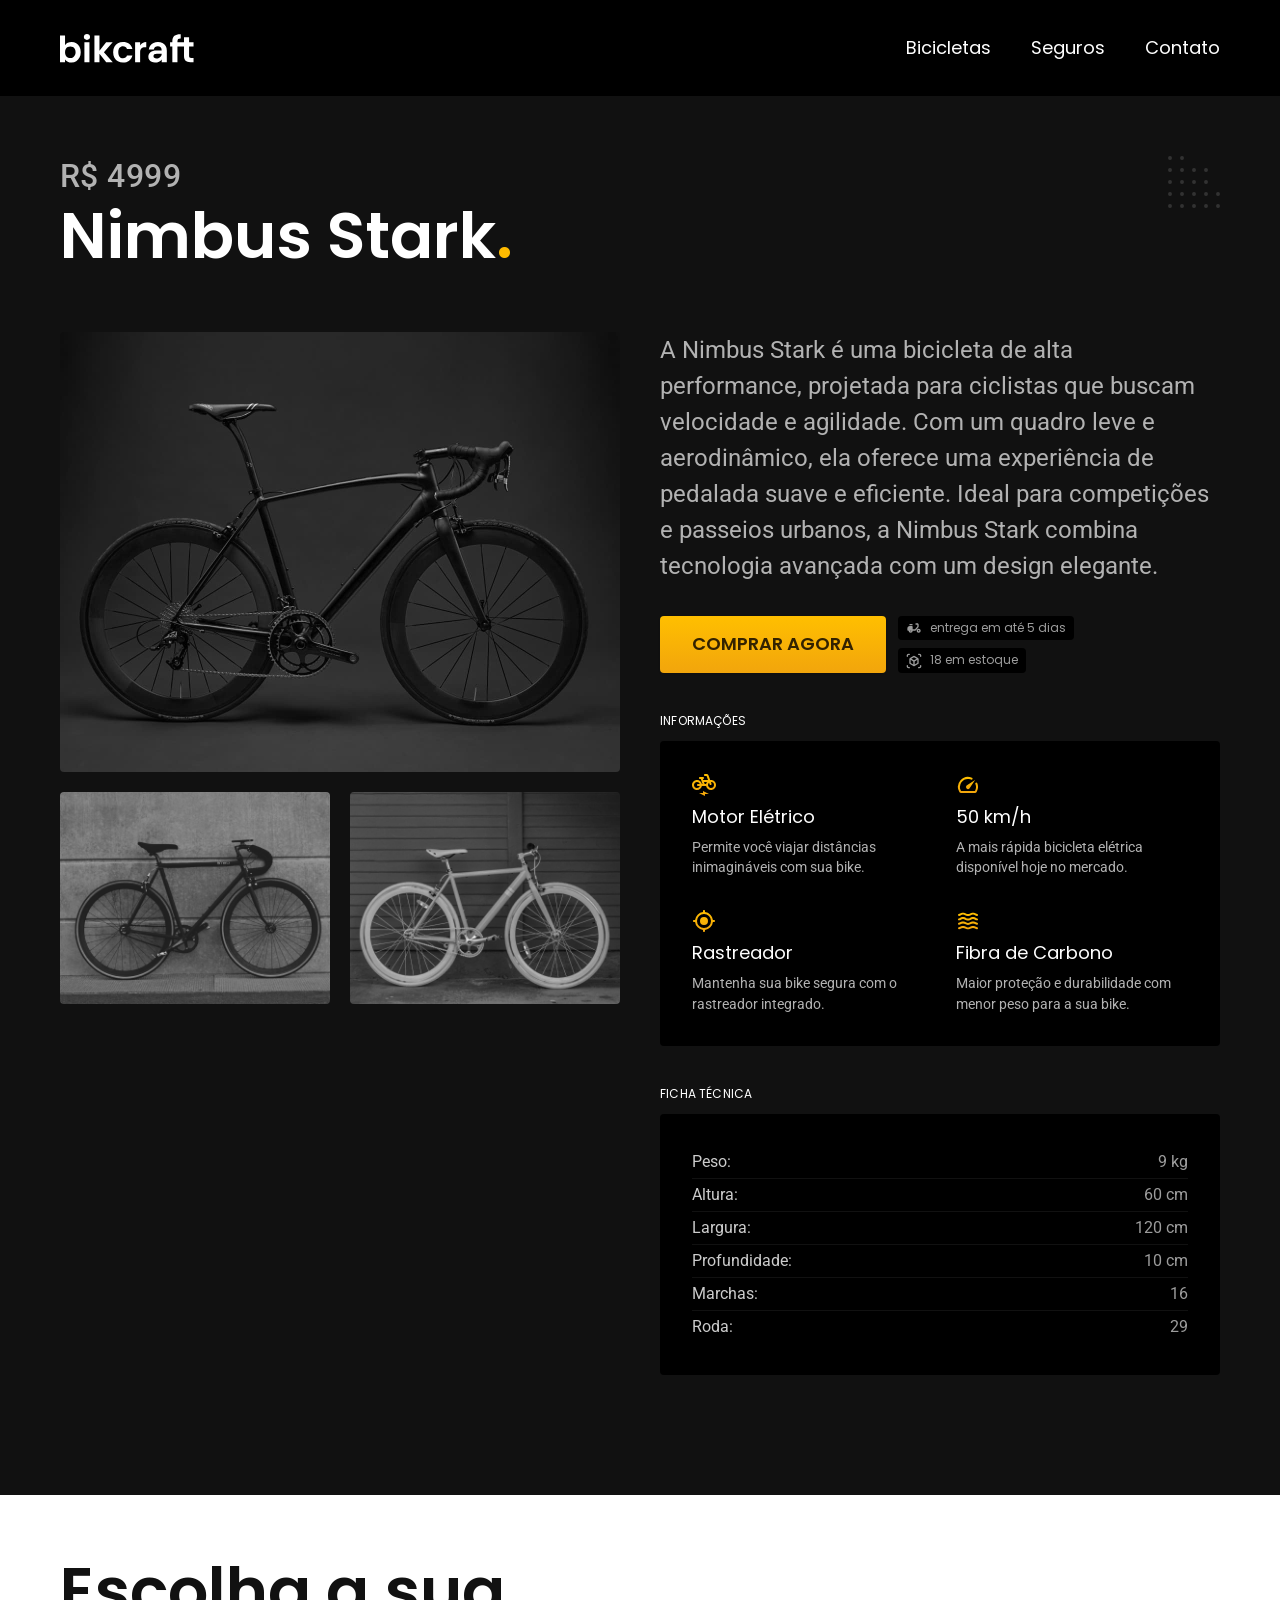
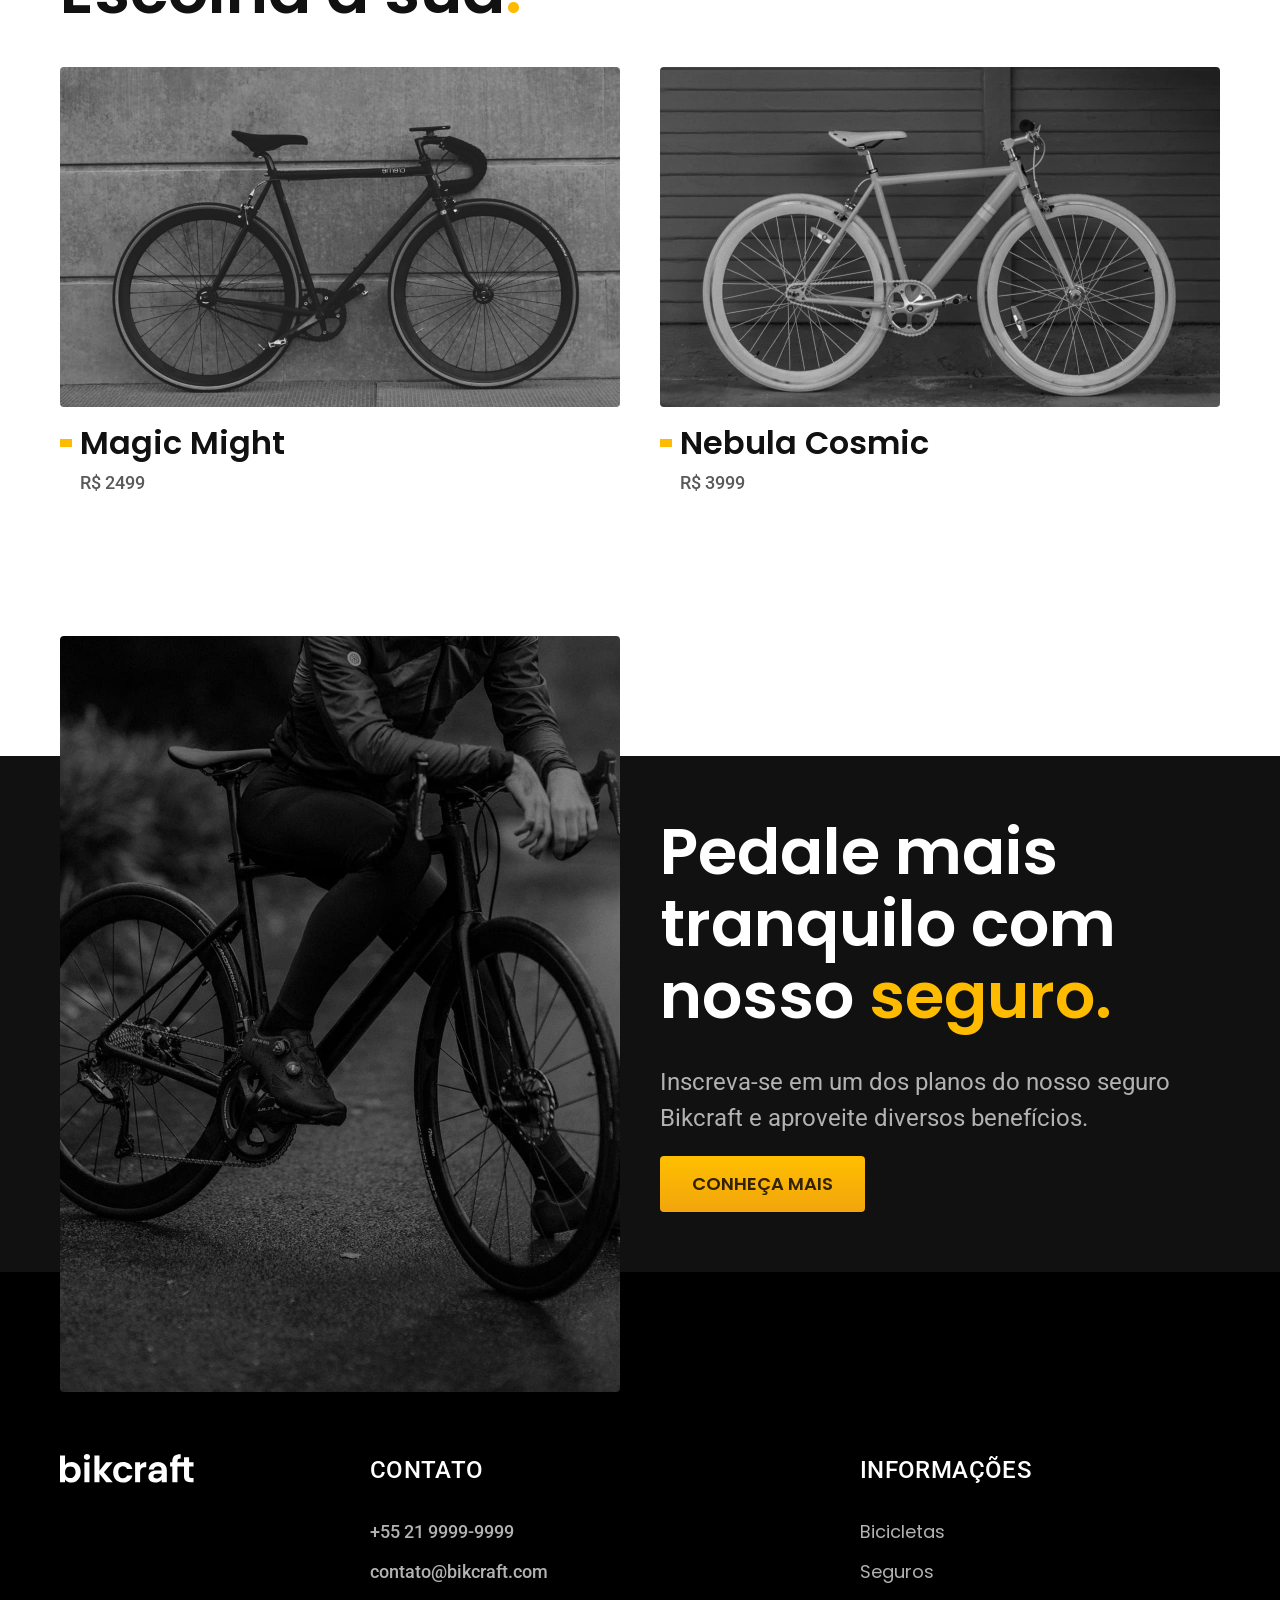
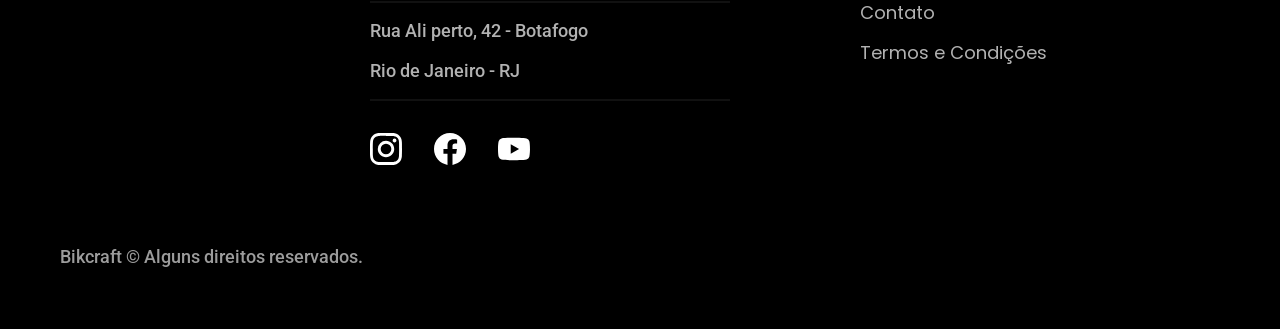
<file: bicicletas/nimbus.html>
<!doctype html>
<html lang="pt-BR">
  <head>
    <meta charset="UTF-8" />
    <meta name="viewport" content="width=device-width, initial-scale=1.0" />
    <title>Nimbus | Bikcraft</title>
    <meta name="description" content="Termos e condições." />
    <link rel="stylesheet" href="../css/style.css" />

    <link rel="preconnect" href="https://fonts.googleapis.com" />
    <link rel="preconnect" href="https://fonts.gstatic.com" crossorigin />
    <link
      href="https://fonts.googleapis.com/css2?family=Merriweather:ital,opsz,wght@0,18..144,300..900;1,18..144,300..900&family=Poppins:ital,wght@0,100;0,200;0,300;0,400;0,500;0,600;0,700;0,800;0,900;1,100;1,200;1,300;1,400;1,500;1,600;1,700;1,800;1,900&family=Roboto:ital,wght@0,100..900;1,100..900&display=swap"
      rel="stylesheet"
    />
  </head>
  <body id="bicicleta">
    <header class="header-bg">
      <div class="estrutura-header container">
        <a href="../">
          <img src="../img/bikcraft.svg" alt="Bikcraft" />
        </a>

        <nav aria-label="primaria">
          <ul class="header-menu font-1-m cor-0">
            <li><a href="../bicicletas.html">Bicicletas</a></li>
            <li><a href="../seguros.html">Seguros</a></li>
            <li><a href="../contato.html">Contato</a></li>
          </ul>
        </nav>
      </div>
    </header>

    <main class="titulo-bg">
      <div>
        <div class="titulo container">
          <p class="font-2-xl cor-5">R$ 4999</p>
          <h1 class="font-1-xxl cor-0">
            Nimbus Stark<span class="cor-p1">.</span>
          </h1>
        </div>
      </div>
      <div class="bicicleta container">
        <div class="bicicleta-imagens">
          <img src="../img/bicicleta/nimbus1.jpg" alt="Nimbus Stark" />
          <img src="../img/bicicleta/nimbus2.jpg" alt="Nimbus Stark" />
          <img src="../img/bicicleta/nimbus3.jpg" alt="Nimbus Stark" />
        </div>
        <div class="bicicleta-conteudo">
          <p class="font-2-l cor-5">
            A Nimbus Stark é uma bicicleta de alta performance, projetada para
            ciclistas que buscam velocidade e agilidade. Com um quadro leve e
            aerodinâmico, ela oferece uma experiência de pedalada suave e
            eficiente. Ideal para competições e passeios urbanos, a Nimbus Stark
            combina tecnologia avançada com um design elegante.
          </p>
          <div class="bicicleta-comprar">
            <a class="botao" href="../orcamento.html">Comprar Agora</a>
            <span class="font-1-xs cor-6"
              ><img src="../img/icones/entrega.svg" alt="Entrega" /> entrega em
              até 5 dias</span
            >
            <span class="font-1-xs cor-6"
              ><img src="../img/icones/estoque.svg" alt="Estoque" />18 em
              estoque</span
            >
          </div>

          <h2 class="font-1-xs cor-0">Informações</h2>
          <ul class="bicicleta-informacoes">
            <li>
              <img src="../img/icones/eletrica.svg" alt="Elétrica" />
              <h3 class="font-1-m cor-0">Motor Elétrico</h3>
              <p class="font-2-xs cor-5">
                Permite você viajar distâncias inimagináveis com sua bike.
              </p>
            </li>

            <li>
              <img src="../img/icones/velocidade.svg" alt="Velocidade" />
              <h3 class="font-1-m cor-0">50 km/h</h3>
              <p class="font-2-xs cor-5">
                A mais rápida bicicleta elétrica disponível hoje no mercado.
              </p>
            </li>

            <li>
              <img src="../img/icones/rastreador.svg" alt="Rastreador" />
              <h3 class="font-1-m cor-0">Rastreador</h3>
              <p class="font-2-xs cor-5">
                Mantenha sua bike segura com o rastreador integrado.
              </p>
            </li>

            <li>
              <img src="../img/icones/carbono.svg" alt="Carbono" />
              <h3 class="font-1-m cor-0">Fibra de Carbono</h3>
              <p class="font-2-xs cor-5">
                Maior proteção e durabilidade com menor peso para a sua bike.
              </p>
            </li>
          </ul>
          <h2 class="font-1-xs cor-0">Ficha Técnica</h2>
          <ul class="bicicleta-ficha font-2-s cor-4">
            <li>Peso: <span>9 kg</span></li>
            <li>Altura: <span>60 cm</span></li>
            <li>Largura: <span>120 cm</span></li>
            <li>Profundidade: <span>10 cm</span></li>
            <li>Marchas: <span>16</span></li>
            <li>Roda: <span>29</span></li>
          </ul>
        </div>
      </div>
    </main>

    <article class="bicicletas-lista container">
      <h2 class="font-1-xxl">Escolha a sua<span class="cor-p1">.</span></h2>

      <ul>
        <li>
          <a href="./magic.html">
            <img
              src="../img/bicicletas/magic.jpg"
              width="1120"
              height="680"
              alt="Bicicleta preta"
            />
            <h3 class="font-1-xl">Magic Might</h3>
            <span class="font-2-m cor-8">R$ 2499</span>
          </a>
        </li>
        <li>
          <a href="./nebula.html">
            <img
              src="../img/bicicletas/nebula.jpg"
              width="1120"
              height="680"
              alt="Bicicleta preta"
            />
            <h3 class="font-1-xl">Nebula Cosmic</h3>
            <span class="font-2-m cor-8">R$ 3999</span>
          </a>
        </li>
      </ul>
    </article>

    <article class="seguro-bg">
      <div class="seguro container">
        <div class="seguro-imagem">
          <img
            src="../img/fotos/seguros.jpg"
            alt="Pessoa segurando bicicleta."
            width="1360"
            height="1512"
          />
        </div>
        <div class="seguro-conteudo">
          <h2 class="font-1-xxl cor-0">
            Pedale mais tranquilo com nosso <span class="cor-p1">seguro.</span>
          </h2>
          <p class="font-2-l cor-5">
            Inscreva-se em um dos planos do nosso seguro Bikcraft e aproveite
            diversos benefícios.
          </p>
          <a class="botao" href="../seguros.html" class="botao">Conheça Mais</a>
        </div>
      </div>
    </article>

    <footer class="footer-bg">
      <div class="footer container">
        <img src="../img/bikcraft.svg" width="136" height="32" alt="Bikcraft" />
        <div class="footer-contato">
          <h3 class="font-2-l-b cor-0">Contato</h3>
          <ul class="font-2-m cor-5">
            <li><a href="tel:+552199999999">+55 21 9999-9999</a></li>
            <li>
              <a href="mailto:contato@bikcraft.com">contato@bikcraft.com</a>
            </li>
            <li>Rua Ali perto, 42 - Botafogo</li>
            <li>Rio de Janeiro - RJ</li>
          </ul>
          <div class="footer-redes">
            <a href="../">
              <img
                src="../img/redes/instagram.svg"
                width="32"
                height="32"
                alt="Instagram"
              />
            </a>
            <a href="../">
              <img
                src="../img/redes/facebook.svg"
                width="32"
                height="32"
                alt="Facebook"
              />
            </a>
            <a href="../">
              <img
                src="../img/redes/youtube.svg"
                width="32"
                height="32"
                alt="Youtube"
              />
            </a>
          </div>
        </div>
        <div class="footer-informacoes">
          <h3 class="font-2-l-b cor-0">Informações</h3>
          <nav>
            <ul class="font-1-m cor-5">
              <li><a href="../bicicletas.html">Bicicletas</a></li>
              <li><a href="../seguros.html">Seguros</a></li>
              <li><a href="../contato.html">Contato</a></li>
              <li><a href="../termos.html">Termos e Condições</a></li>
            </ul>
          </nav>
        </div>
        <p class="footer-copy font-2-m cor-6">
          Bikcraft © Alguns direitos reservados.
        </p>
      </div>
    </footer>
  </body>
</html>
</file>
<file: css/style.css>
/* Global*/
@import "./global/global.css";
@import "./global/header.css";
@import "./global/footer.css";

/* utilidades */
@import "./utilidades/componentes.css";
@import "./utilidades/tipografias.css";
@import "./utilidades/cores.css";
@import "./utilidades/formulario.css";



/* home */
@import "./home/introducao.css";
@import "./home/tecnologia.css";
@import "./home/parceiros.css";
@import "./home/depoimento.css";

/* Bicicletas */
@import "./bicicletas/bicicletas-listas.css";
@import "./bicicletas/bicicletas.css";

/* Bicicleta */
@import "./bicicleta/bicicleta.css";
@import "./bicicleta/seguro.css";

/* Seguros */
@import "./seguros/seguros.css";
@import "./seguros/vantagens.css";
@import "./seguros/perguntas.css";

/* Contato */
@import "./contato/contato.css";
@import "./contato/lojas.css";

/* Orcamento */
@import "./orcamento/orcamento.css";



/* termos */
@import "./termos/termos.css";
</file>
